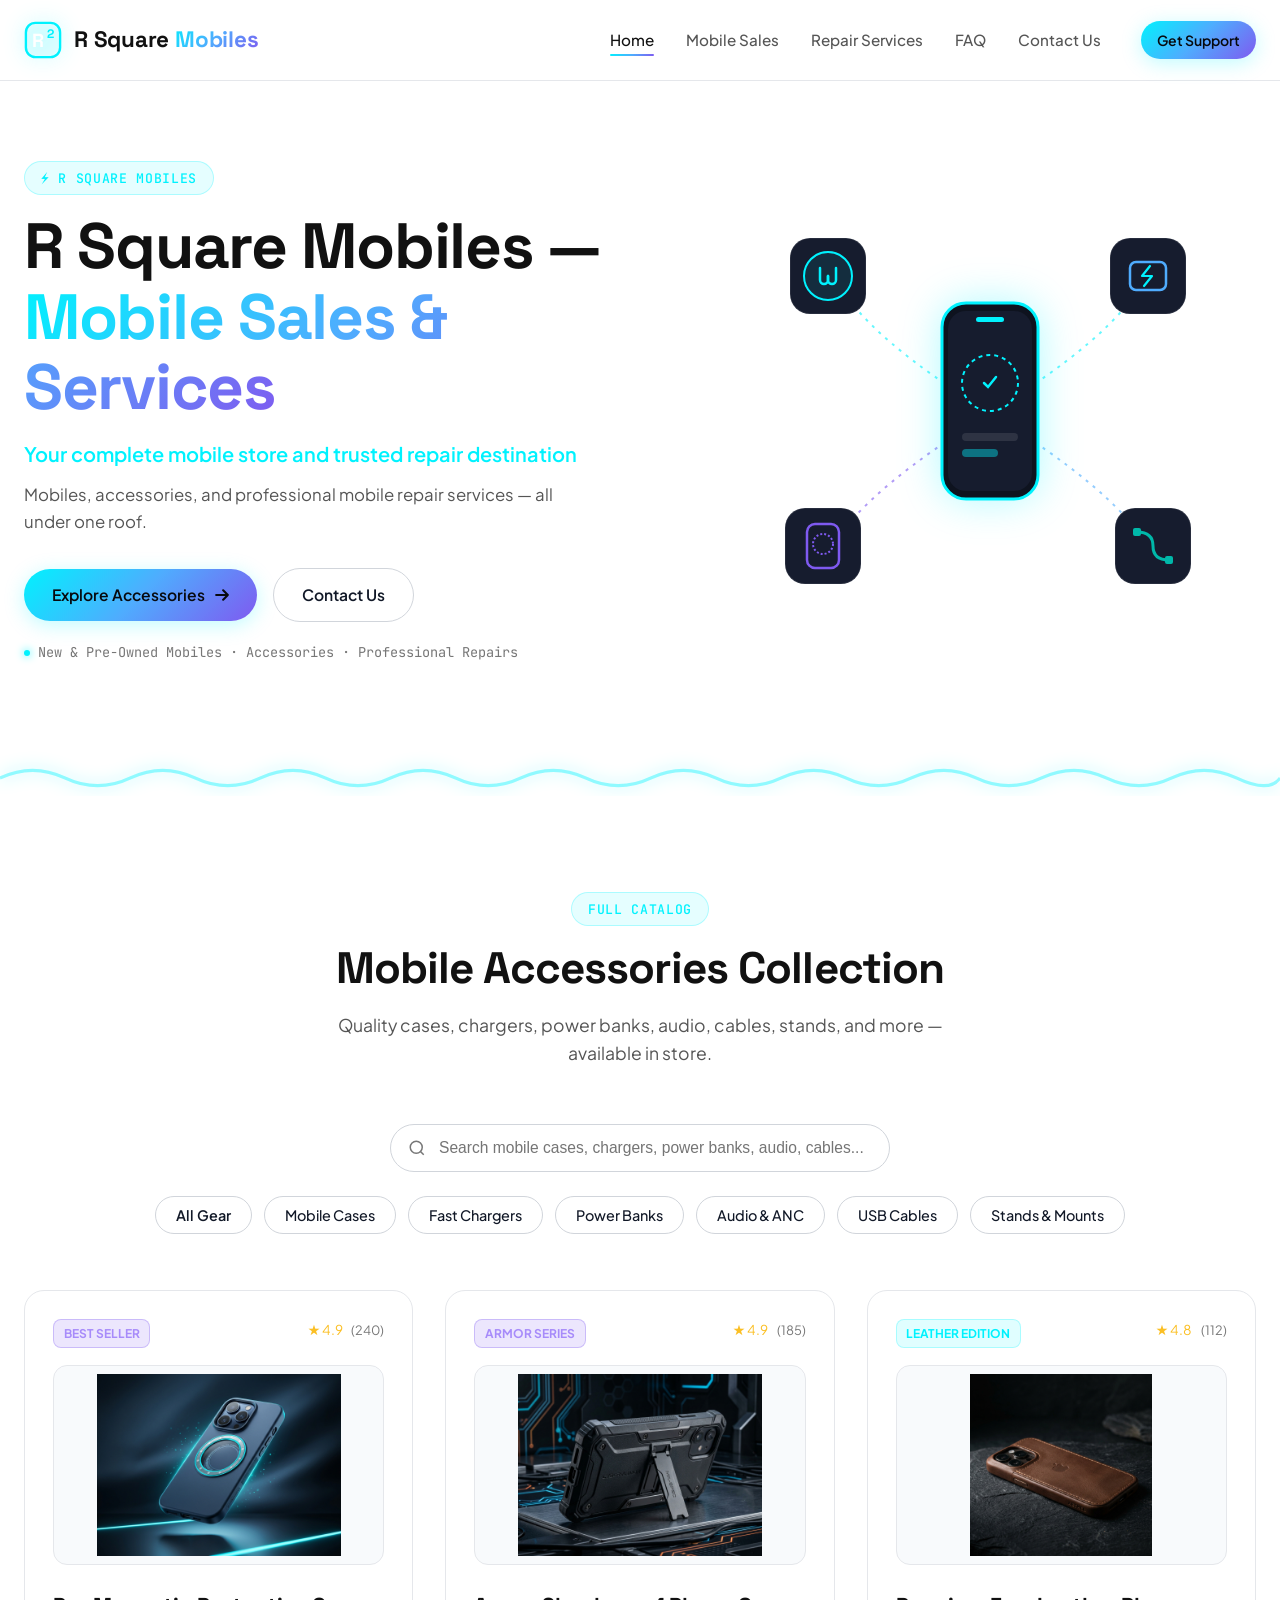
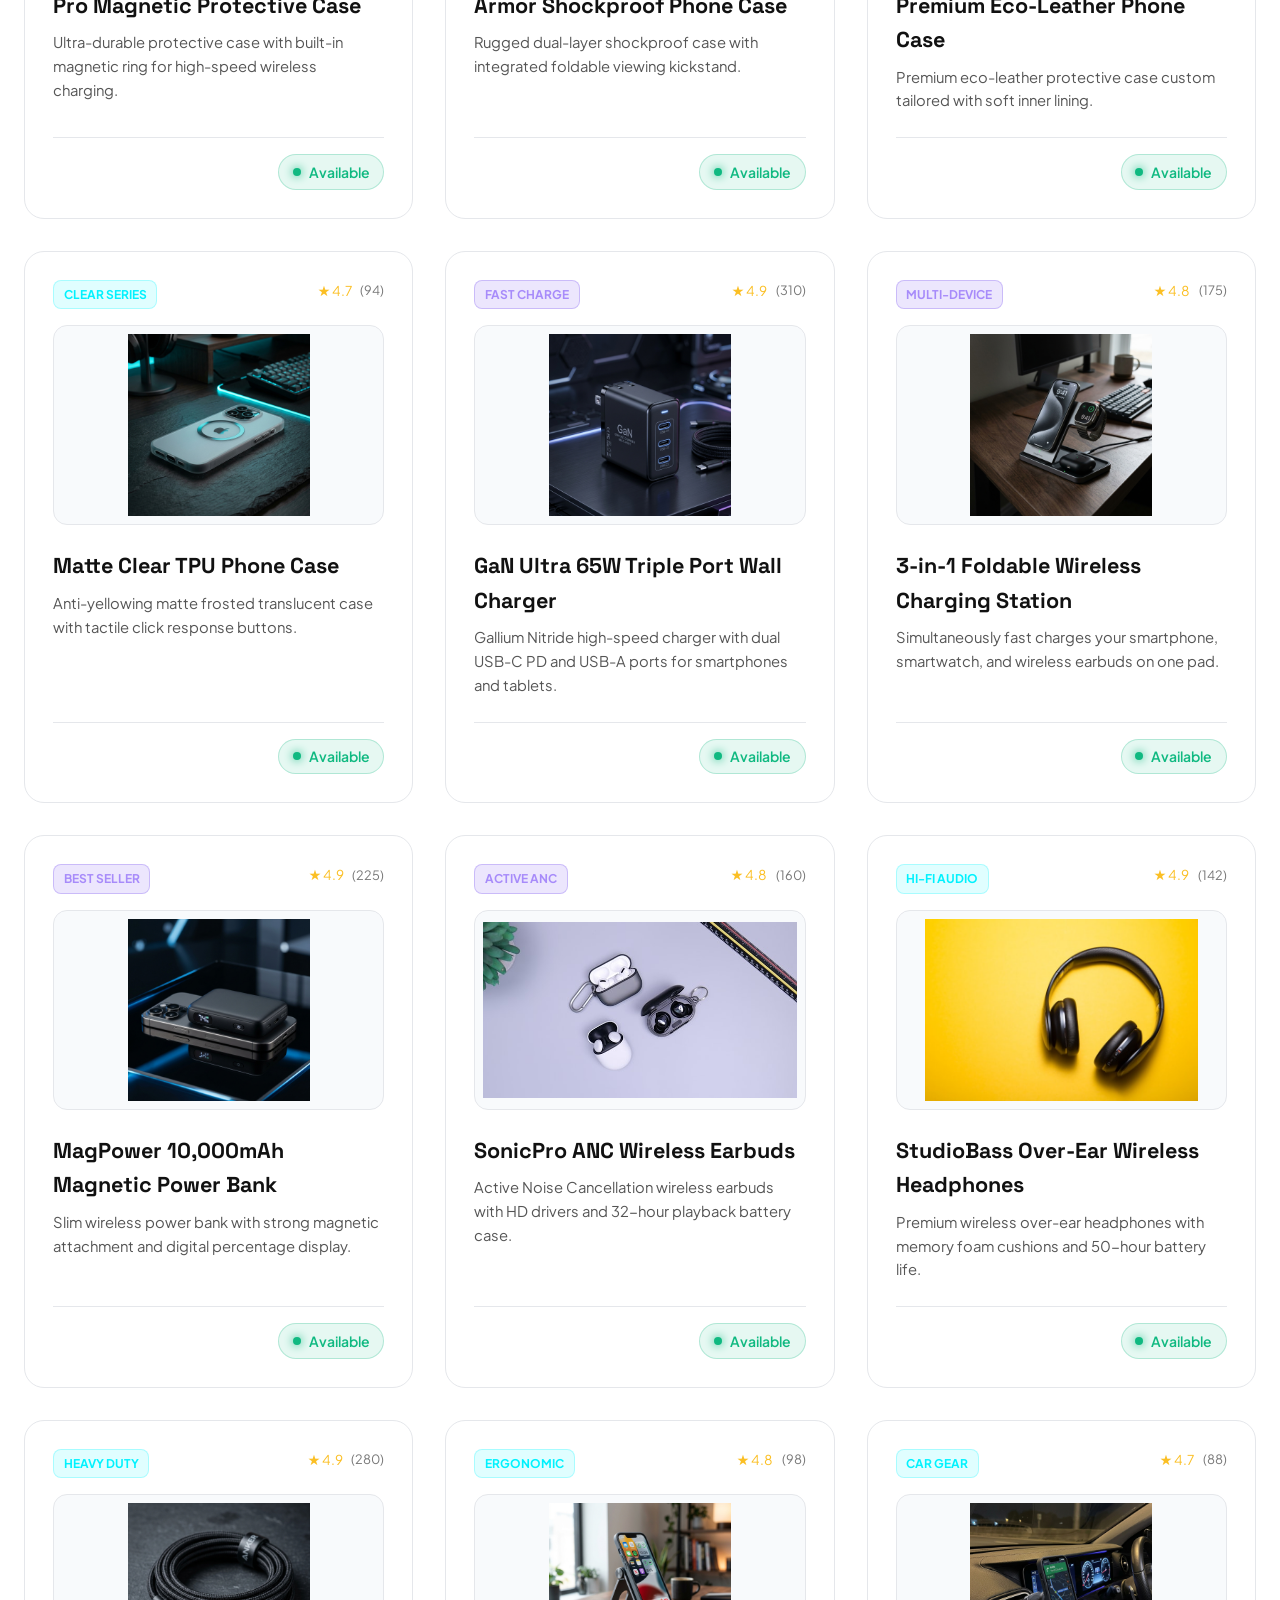
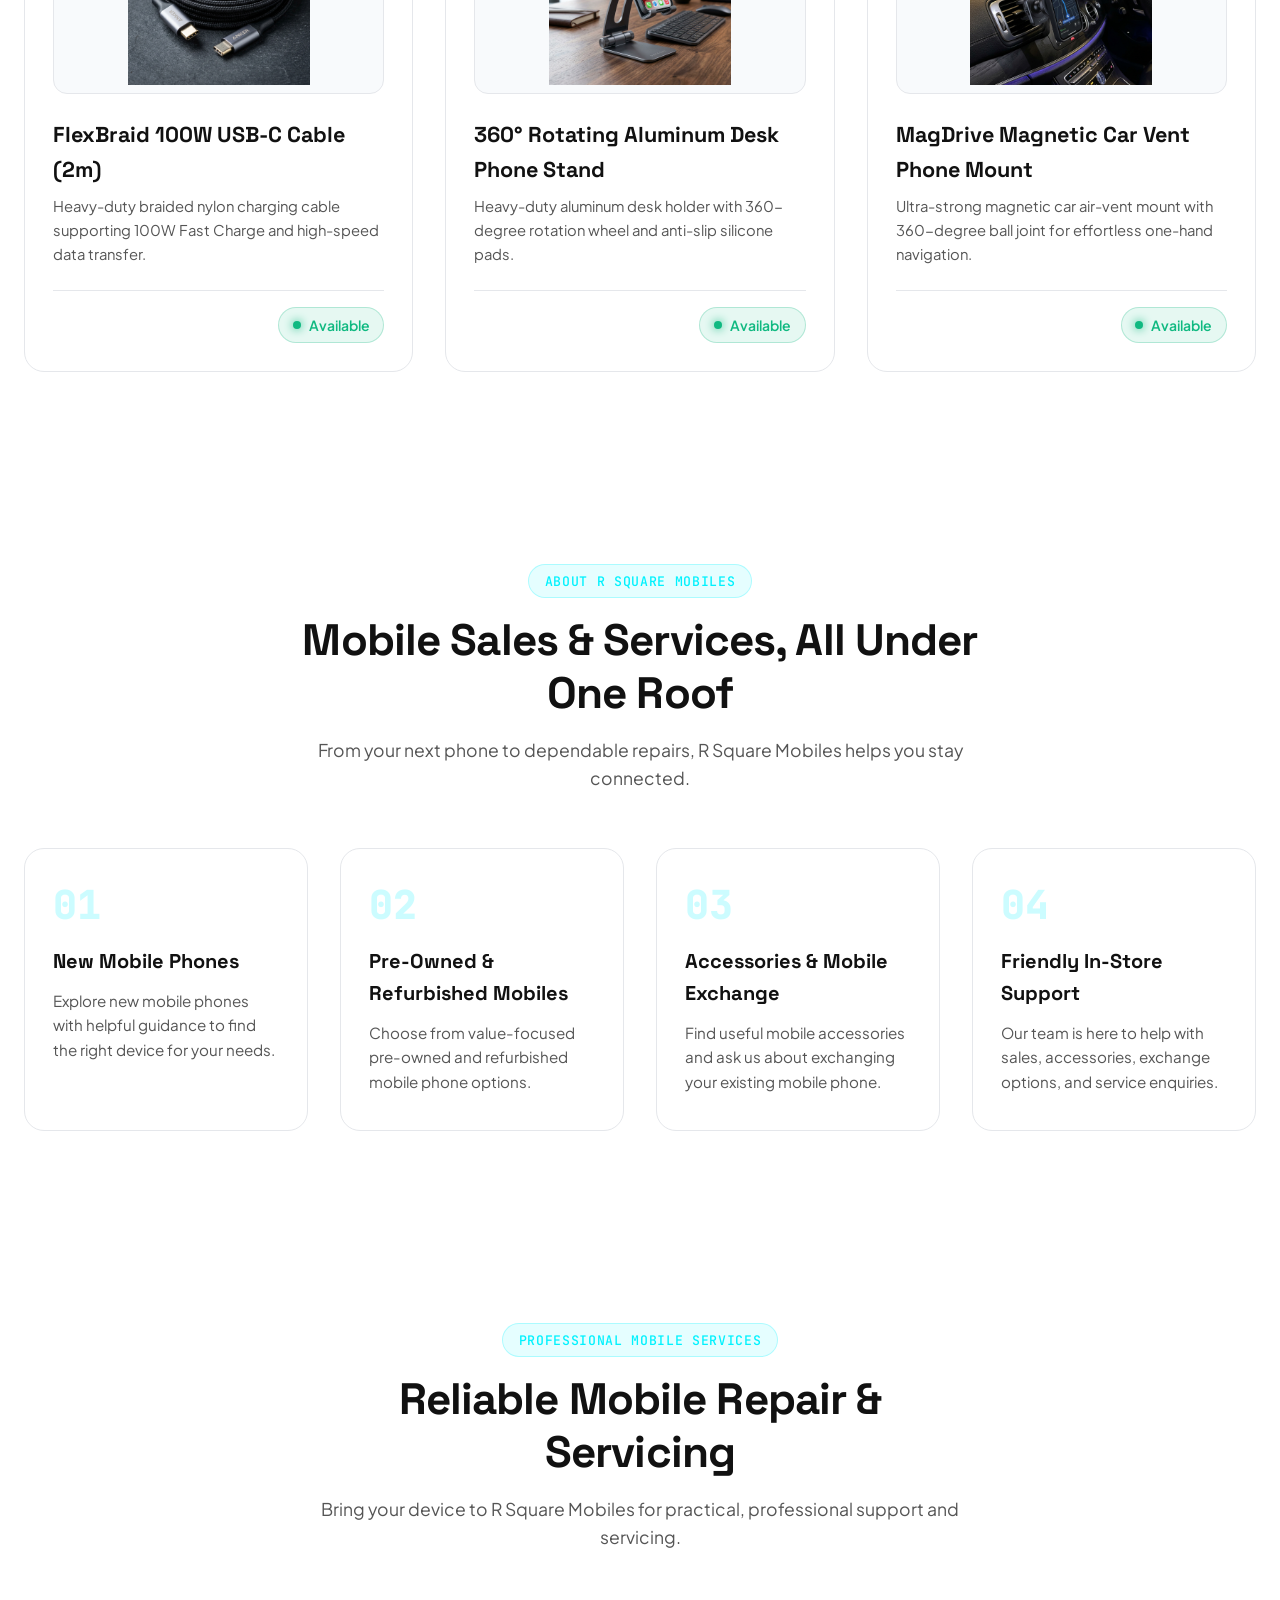
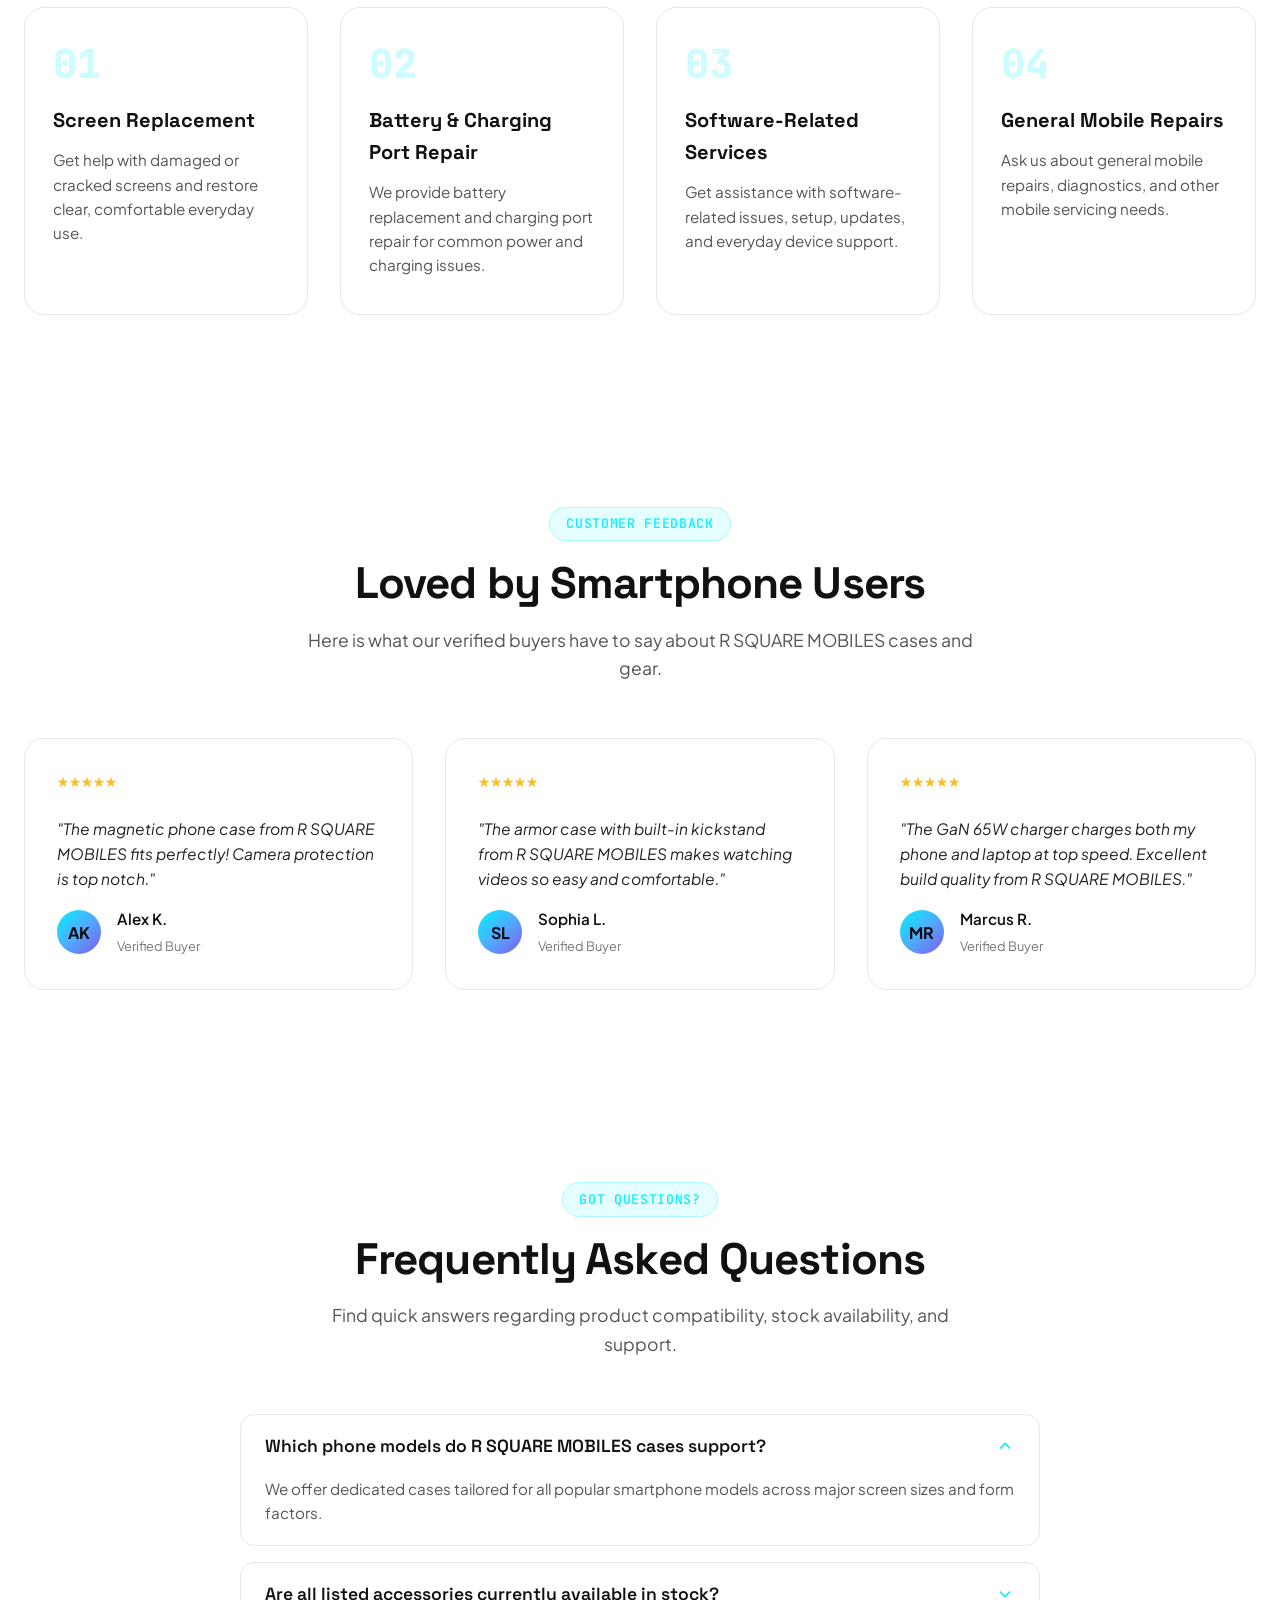
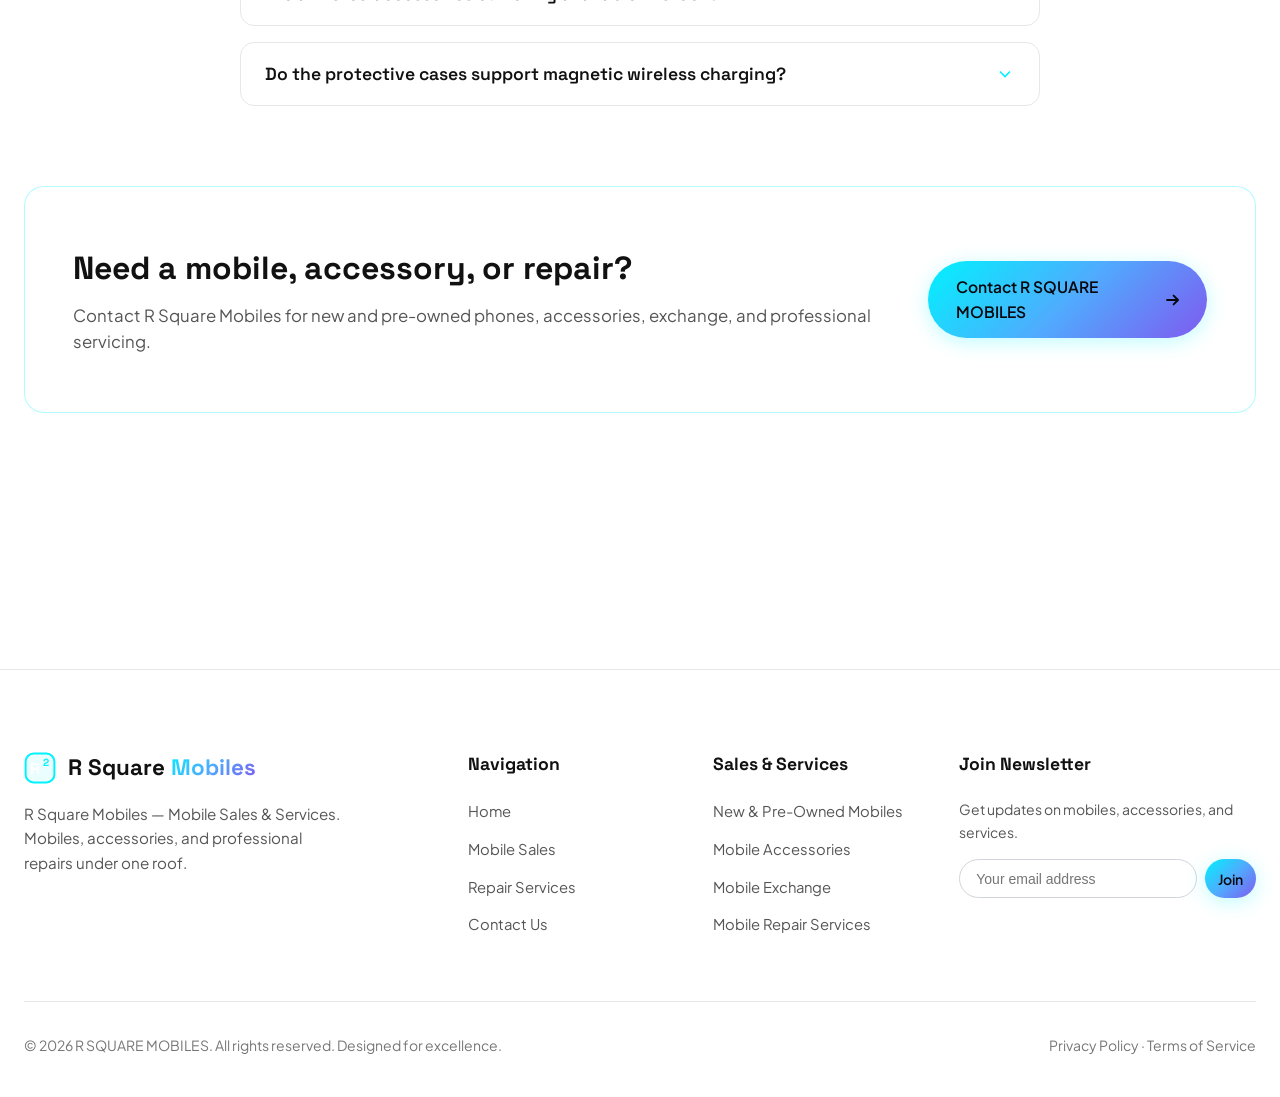
<file: index.html>
<!DOCTYPE html>
<html lang="en">

<head>
  <meta charset="UTF-8">
  <meta name="viewport" content="width=device-width, initial-scale=1.0">
  <title>R SQUARE MOBILES — Mobile Sales &amp; Services</title>
  <meta name="description"
    content="R SQUARE MOBILES provides new and pre-owned mobiles, accessories, exchange options, and professional mobile repair services.">
  <link rel="preconnect" href="https://fonts.googleapis.com">
  <link rel="preconnect" href="https://fonts.gstatic.com" crossorigin>
  <link rel="stylesheet" href="css/style.css">
</head>

<body>

  <!-- ============================= SITE HEADER ============================= -->
  <header class="site-header">
    <div class="container header-inner">
      <a href="index.html" class="brand" aria-label="R SQUARE MOBILES Home">
        <svg class="brand-mark" viewBox="0 0 40 40" fill="none" xmlns="http://www.w3.org/2000/svg" aria-hidden="true">
          <rect x="2" y="2" width="36" height="36" rx="10" fill="rgba(0, 242, 254, 0.08)" stroke="#00f2fe"
            stroke-width="2.5" />
          <text x="8" y="27" font-family="'Space Grotesk', sans-serif" font-weight="800" font-size="20"
            fill="#ffffff">R</text>
          <text x="24" y="18" font-family="'Space Grotesk', sans-serif" font-weight="800" font-size="13"
            fill="#00f2fe">2</text>
        </svg>
        <span>R Square<span class="accent"> Mobiles</span></span>
      </a>

      <button class="nav-toggle" id="navToggle" aria-label="Toggle navigation menu" aria-expanded="false"
        aria-controls="mainNav">
        <svg viewBox="0 0 24 24" width="24" height="24" fill="none" stroke="currentColor" stroke-width="2"
          stroke-linecap="round">
          <line x1="3" y1="6" x2="21" y2="6" />
          <line x1="3" y1="12" x2="21" y2="12" />
          <line x1="3" y1="18" x2="21" y2="18" />
        </svg>
      </button>

      <nav class="main-nav" id="mainNav">
        <ul class="nav-links">
          <li><a href="index.html" class="active">Home</a></li>
          <li><a href="#sales">Mobile Sales</a></li>
          <li><a href="#services">Repair Services</a></li>
          <li><a href="#faq">FAQ</a></li>
          <li><a href="contact.html">Contact Us</a></li>
        </ul>
        <div class="header-actions">
          <a href="contact.html" class="btn btn-primary btn-sm nav-cta">Get Support</a>
        </div>
      </nav>
    </div>
  </header>

  <main>
    <!-- ============================= HERO SECTION ============================= -->
    <section class="hero">
      <div class="container hero-inner">
        <div class="hero-copy">
          <span class="eyebrow">⚡ R SQUARE MOBILES</span>
          <h1 class="hero-heading">R Square Mobiles — <span class="accent">Mobile Sales &amp; Services</span></h1>
          <p class="hero-sub">Your complete mobile store and trusted repair destination</p>
          <p class="hero-desc">Mobiles, accessories, and professional mobile repair services — all under one roof.</p>

          <div class="hero-actions">
            <div class="hero-buttons">
              <a href="#accessories" class="btn btn-primary">
                Explore Accessories
                <svg class="btn-icon" viewBox="0 0 12 12" fill="none" aria-hidden="true">
                  <path d="M1 6h10M7 2l4 4-4 4" stroke="currentColor" stroke-width="1.8" stroke-linecap="round"
                    stroke-linejoin="round" />
                </svg>
              </a>
              <a href="contact.html" class="btn btn-secondary">Contact Us</a>
            </div>
            <div class="hero-note">
              <span></span> New &amp; Pre-Owned Mobiles · Accessories · Professional Repairs
            </div>
          </div>
        </div>

        <div class="hero-art-wrapper">
          <div class="hero-art-backdrop"></div>
          <div class="hero-svg-container">
            <svg viewBox="0 0 480 440" fill="none" xmlns="http://www.w3.org/2000/svg" aria-hidden="true">
              <path d="M240 220 C160 170, 110 130, 80 80" stroke="#00f2fe" stroke-width="2" stroke-dasharray="3 6"
                opacity="0.6" />
              <path d="M240 220 C320 170, 370 130, 400 80" stroke="#00f2fe" stroke-width="2" stroke-dasharray="3 6"
                opacity="0.6" />
              <path d="M240 220 C160 270, 110 310, 75 360" stroke="#7f5af0" stroke-width="2" stroke-dasharray="3 6"
                opacity="0.6" />
              <path d="M240 220 C320 270, 370 310, 405 360" stroke="#4facfe" stroke-width="2" stroke-dasharray="3 6"
                opacity="0.6" />

              <!-- Central Smartphone Showcase -->
              <g transform="translate(192, 110)">
                <rect x="0" y="0" width="96" height="196" rx="24" fill="#0e131f" stroke="#00f2fe" stroke-width="3"
                  filter="drop-shadow(0 0 20px rgba(0,242,254,0.3))" />
                <rect x="6" y="8" width="84" height="180" rx="18" fill="#161c2e" />
                <rect x="34" y="14" width="28" height="5" rx="2.5" fill="#00f2fe" />
                <circle cx="48" cy="80" r="28" fill="none" stroke="#00f2fe" stroke-width="2" stroke-dasharray="4 4" />
                <path d="M42 80 L46 84 L54 74" stroke="#00f2fe" stroke-width="2.5" stroke-linecap="round" />
                <rect x="20" y="130" width="56" height="8" rx="4" fill="rgba(255,255,255,0.1)" />
                <rect x="20" y="146" width="36" height="8" rx="4" fill="rgba(0,242,254,0.4)" />
              </g>

              <!-- Floating Earbuds (Top Left) -->
              <g class="float-item-1" transform="translate(40, 45)">
                <rect x="0" y="0" width="76" height="76" rx="20" fill="#161c2e" stroke="rgba(255,255,255,0.1)"
                  stroke-width="1.5" />
                <circle cx="38" cy="38" r="24" fill="rgba(0,242,254,0.08)" stroke="#00f2fe" stroke-width="2" />
                <path d="M30 30 v12 a4 4 0 0 0 8 0 v-4" stroke="#00f2fe" stroke-width="2.5" stroke-linecap="round"
                  fill="none" />
                <path d="M46 30 v12 a4 4 0 0 1 -8 0 v-4" stroke="#00f2fe" stroke-width="2.5" stroke-linecap="round"
                  fill="none" />
              </g>

              <!-- Floating Charger (Top Right) -->
              <g class="float-item-2" transform="translate(360, 45)">
                <rect x="0" y="0" width="76" height="76" rx="20" fill="#161c2e" stroke="rgba(255,255,255,0.1)"
                  stroke-width="1.5" />
                <rect x="20" y="24" width="36" height="28" rx="6" stroke="#4facfe" stroke-width="2.5" fill="none" />
                <path d="M40 28 L32 38 H42 L34 48" stroke="#00f2fe" stroke-width="2.2" stroke-linecap="round"
                  stroke-linejoin="round" />
              </g>

              <!-- Floating Case (Bottom Left) -->
              <g class="float-item-3" transform="translate(35, 315)">
                <rect x="0" y="0" width="76" height="76" rx="20" fill="#161c2e" stroke="rgba(255,255,255,0.1)"
                  stroke-width="1.5" />
                <rect x="22" y="16" width="32" height="44" rx="8" stroke="#7f5af0" stroke-width="2.5" fill="none" />
                <circle cx="38" cy="36" r="10" stroke="#7f5af0" stroke-width="2" stroke-dasharray="2 2" />
              </g>

              <!-- Floating USB Cable (Bottom Right) -->
              <g class="float-item-1" transform="translate(365, 315)">
                <rect x="0" y="0" width="76" height="76" rx="20" fill="#161c2e" stroke="rgba(255,255,255,0.1)"
                  stroke-width="1.5" />
                <path d="M22 24 q16 0 16 14 t16 14" stroke="#00b8a9" stroke-width="3" fill="none"
                  stroke-linecap="round" />
                <rect x="18" y="20" width="8" height="8" rx="2" fill="#00b8a9" />
                <rect x="50" y="48" width="8" height="8" rx="2" fill="#00b8a9" />
              </g>
            </svg>
          </div>
        </div>
      </div>
    </section>

    <!-- Cable Divider Visual -->
    <svg class="cable-divider" viewBox="0 0 1180 28" preserveAspectRatio="none" aria-hidden="true">
      <path
        d="M0 14 Q 30 2, 60 14 T 120 14 T 180 14 T 240 14 T 300 14 T 360 14 T 420 14 T 480 14 T 540 14 T 600 14 T 660 14 T 720 14 T 780 14 T 840 14 T 900 14 T 960 14 T 1020 14 T 1080 14 T 1140 14 T 1180 14" />
    </svg>

    <!-- ============================= ACCESSORIES CATALOG ============================= -->
    <section class="accessories" id="accessories">
      <div class="container">
        <div class="section-head">
          <span class="eyebrow">Full Catalog</span>
          <h2 class="section-heading">Mobile Accessories Collection</h2>
          <p class="section-sub">Quality cases, chargers, power banks, audio, cables, stands, and more — available in store.</p>
        </div>

        <!-- Filter & Search Controls -->
        <div class="filter-bar">
          <div class="search-box">
            <svg class="search-icon" viewBox="0 0 24 24" fill="none" stroke="currentColor" stroke-width="2">
              <circle cx="11" cy="11" r="8" />
              <line x1="21" y1="21" x2="16.65" y2="16.65" />
            </svg>
            <input type="text" id="searchInput" class="search-input"
              placeholder="Search mobile cases, chargers, power banks, audio, cables..."
              aria-label="Search mobile cases and accessories">
          </div>

          <div class="category-tabs">
            <button class="tab-btn active" data-category="all">All Gear</button>
            <button class="tab-btn" data-category="cases">Mobile Cases</button>
            <button class="tab-btn" data-category="chargers">Fast Chargers</button>
            <button class="tab-btn" data-category="powerbanks">Power Banks</button>
            <button class="tab-btn" data-category="audio">Audio &amp; ANC</button>
            <button class="tab-btn" data-category="cables">USB Cables</button>
            <button class="tab-btn" data-category="accessories">Stands &amp; Mounts</button>
          </div>
        </div>

        <!-- Dynamic Product Cards Grid -->
        <div class="card-grid" id="productGrid">
          <!-- Populated dynamically via js/script.js -->
        </div>
      </div>
    </section>

    <!-- ============================= WHY CHOOSE US ============================= -->
    <section class="why" id="sales">
      <div class="container">
        <div class="section-head">
          <span class="eyebrow">About R SQUARE MOBILES</span>
          <h2 class="section-heading">Mobile Sales &amp; Services, All Under One Roof</h2>
          <p class="section-sub">From your next phone to dependable repairs, R Square Mobiles helps you stay connected.</p>
        </div>

        <div class="feature-grid">
          <div class="feature-item">
            <span class="feature-num">01</span>
            <h3>New Mobile Phones</h3>
            <p>Explore new mobile phones with helpful guidance to find the right device for your needs.</p>
          </div>
          <div class="feature-item">
            <span class="feature-num">02</span>
            <h3>Pre-Owned &amp; Refurbished Mobiles</h3>
            <p>Choose from value-focused pre-owned and refurbished mobile phone options.</p>
          </div>
          <div class="feature-item">
            <span class="feature-num">03</span>
            <h3>Accessories &amp; Mobile Exchange</h3>
            <p>Find useful mobile accessories and ask us about exchanging your existing mobile phone.</p>
          </div>
          <div class="feature-item">
            <span class="feature-num">04</span>
            <h3>Friendly In-Store Support</h3>
            <p>Our team is here to help with sales, accessories, exchange options, and service enquiries.</p>
          </div>
        </div>
      </div>
    </section>

    <section class="why" id="services">
      <div class="container">
        <div class="section-head">
          <span class="eyebrow">Professional Mobile Services</span>
          <h2 class="section-heading">Reliable Mobile Repair &amp; Servicing</h2>
          <p class="section-sub">Bring your device to R Square Mobiles for practical, professional support and servicing.</p>
        </div>

        <div class="feature-grid">
          <div class="feature-item">
            <span class="feature-num">01</span>
            <h3>Screen Replacement</h3>
            <p>Get help with damaged or cracked screens and restore clear, comfortable everyday use.</p>
          </div>
          <div class="feature-item">
            <span class="feature-num">02</span>
            <h3>Battery &amp; Charging Port Repair</h3>
            <p>We provide battery replacement and charging port repair for common power and charging issues.</p>
          </div>
          <div class="feature-item">
            <span class="feature-num">03</span>
            <h3>Software-Related Services</h3>
            <p>Get assistance with software-related issues, setup, updates, and everyday device support.</p>
          </div>
          <div class="feature-item">
            <span class="feature-num">04</span>
            <h3>General Mobile Repairs</h3>
            <p>Ask us about general mobile repairs, diagnostics, and other mobile servicing needs.</p>
          </div>
        </div>
      </div>
    </section>

    <!-- ============================= REVIEWS / TESTIMONIALS ============================= -->
    <section class="testimonials">
      <div class="container">
        <div class="section-head">
          <span class="eyebrow">Customer Feedback</span>
          <h2 class="section-heading">Loved by Smartphone Users</h2>
          <p class="section-sub">Here is what our verified buyers have to say about R SQUARE MOBILES cases and gear.</p>
        </div>

        <div class="testimonial-grid">
          <div class="testimonial-card">
            <div class="rating-stars">★★★★★</div>
            <p class="testimonial-quote">"The magnetic phone case from R SQUARE MOBILES fits perfectly! Camera
              protection is top notch."</p>
            <div class="testimonial-user">
              <div class="user-avatar">AK</div>
              <div class="user-info">
                <h4>Alex K.</h4>
                <span>Verified Buyer</span>
              </div>
            </div>
          </div>

          <div class="testimonial-card">
            <div class="rating-stars">★★★★★</div>
            <p class="testimonial-quote">"The armor case with built-in kickstand from R SQUARE MOBILES makes watching
              videos so easy and comfortable."</p>
            <div class="testimonial-user">
              <div class="user-avatar">SL</div>
              <div class="user-info">
                <h4>Sophia L.</h4>
                <span>Verified Buyer</span>
              </div>
            </div>
          </div>

          <div class="testimonial-card">
            <div class="rating-stars">★★★★★</div>
            <p class="testimonial-quote">"The GaN 65W charger charges both my phone and laptop at top speed. Excellent
              build quality from R SQUARE MOBILES."</p>
            <div class="testimonial-user">
              <div class="user-avatar">MR</div>
              <div class="user-info">
                <h4>Marcus R.</h4>
                <span>Verified Buyer</span>
              </div>
            </div>
          </div>
        </div>
      </div>
    </section>

    <!-- ============================= FAQ ACCORDION ============================= -->
    <section class="faq-section" id="faq">
      <div class="container">
        <div class="section-head">
          <span class="eyebrow">Got Questions?</span>
          <h2 class="section-heading">Frequently Asked Questions</h2>
          <p class="section-sub">Find quick answers regarding product compatibility, stock availability, and support.
          </p>
        </div>

        <div class="faq-accordion">
          <div class="faq-item open">
            <button class="faq-question">
              Which phone models do R SQUARE MOBILES cases support?
              <svg class="faq-icon" viewBox="0 0 24 24" fill="none" stroke="currentColor" stroke-width="2">
                <polyline points="6 9 12 15 18 9" />
              </svg>
            </button>
            <div class="faq-answer">
              We offer dedicated cases tailored for all popular smartphone models across major screen sizes and form
              factors.
            </div>
          </div>

          <div class="faq-item">
            <button class="faq-question">
              Are all listed accessories currently available in stock?
              <svg class="faq-icon" viewBox="0 0 24 24" fill="none" stroke="currentColor" stroke-width="2">
                <polyline points="6 9 12 15 18 9" />
              </svg>
            </button>
            <div class="faq-answer">
              Yes! All cases and accessories displayed in the catalog are available in stock at R SQUARE MOBILES and
              ready for fast dispatch.
            </div>
          </div>

          <div class="faq-item">
            <button class="faq-question">
              Do the protective cases support magnetic wireless charging?
              <svg class="faq-icon" viewBox="0 0 24 24" fill="none" stroke="currentColor" stroke-width="2">
                <polyline points="6 9 12 15 18 9" />
              </svg>
            </button>
            <div class="faq-answer">
              Yes, our magnetic cases feature built-in magnetic rings for strong alignment with magnetic wireless
              chargers, power banks, and car mounts.
            </div>
          </div>
        </div>
      </div>
      </div>

      <!-- ============================= CONTACT CTA ============================= -->
      <section class="cta">
        <div class="container">
          <div class="cta-panel">
            <div class="cta-copy">
              <h2>Need a mobile, accessory, or repair?</h2>
              <p>Contact R Square Mobiles for new and pre-owned phones, accessories, exchange, and professional servicing.</p>
            </div>
            <a href="contact.html" class="btn btn-primary">
              Contact R SQUARE MOBILES
              <svg class="btn-icon" viewBox="0 0 12 12" fill="none" aria-hidden="true">
                <path d="M1 6h10M7 2l4 4-4 4" stroke="currentColor" stroke-width="1.8" stroke-linecap="round"
                  stroke-linejoin="round" />
              </svg>
            </a>
          </div>
        </div>
      </section>
  </main>

  <!-- ============================= FOOTER ============================= -->
  <footer class="site-footer">
    <div class="container">
      <div class="footer-top">
        <div>
          <div class="footer-brand">
            <svg viewBox="0 0 40 40" width="32" height="32" fill="none" xmlns="http://www.w3.org/2000/svg"
              aria-hidden="true">
              <rect x="2" y="2" width="36" height="36" rx="10" fill="rgba(0, 242, 254, 0.08)" stroke="#00f2fe"
                stroke-width="2.5" />
              <text x="8" y="27" font-family="'Space Grotesk', sans-serif" font-weight="800" font-size="20"
                fill="#ffffff">R</text>
              <text x="24" y="18" font-family="'Space Grotesk', sans-serif" font-weight="800" font-size="13"
                fill="#00f2fe">2</text>
            </svg>
            <span>R Square<span class="accent"> Mobiles</span></span>
          </div>
          <p class="footer-tagline">R Square Mobiles — Mobile Sales &amp; Services. Mobiles, accessories, and professional repairs under one roof.
          </p>
        </div>

        <div class="footer-col">
          <h4>Navigation</h4>
          <ul>
            <li><a href="index.html">Home</a></li>
            <li><a href="#sales">Mobile Sales</a></li>
            <li><a href="#services">Repair Services</a></li>
            <li><a href="contact.html">Contact Us</a></li>
          </ul>
        </div>

        <div class="footer-col">
          <h4>Sales &amp; Services</h4>
          <ul>
            <li><a href="#sales">New &amp; Pre-Owned Mobiles</a></li>
            <li><a href="#accessories">Mobile Accessories</a></li>
            <li><a href="#sales">Mobile Exchange</a></li>
            <li><a href="#services">Mobile Repair Services</a></li>
          </ul>
        </div>

        <div class="footer-col">
          <h4>Join Newsletter</h4>
          <p style="font-size:0.875rem; color:var(--text-muted);">Get updates on mobiles, accessories, and services.</p>
          <form class="newsletter-form"
            onsubmit="event.preventDefault(); showToast('Subscribed to R SQUARE MOBILES newsletter!'); this.reset();">
            <input type="email" placeholder="Your email address" class="newsletter-input" required>
            <button type="submit" class="btn btn-primary btn-sm">Join</button>
          </form>
        </div>
      </div>

      <div class="footer-bottom">
        <span>© 2026 R SQUARE MOBILES. All rights reserved. Designed for excellence.</span>
        <span>Privacy Policy · Terms of Service</span>
      </div>
    </div>
  </footer>

  <script src="js/script.js"></script>
</body>

</html>
</file>
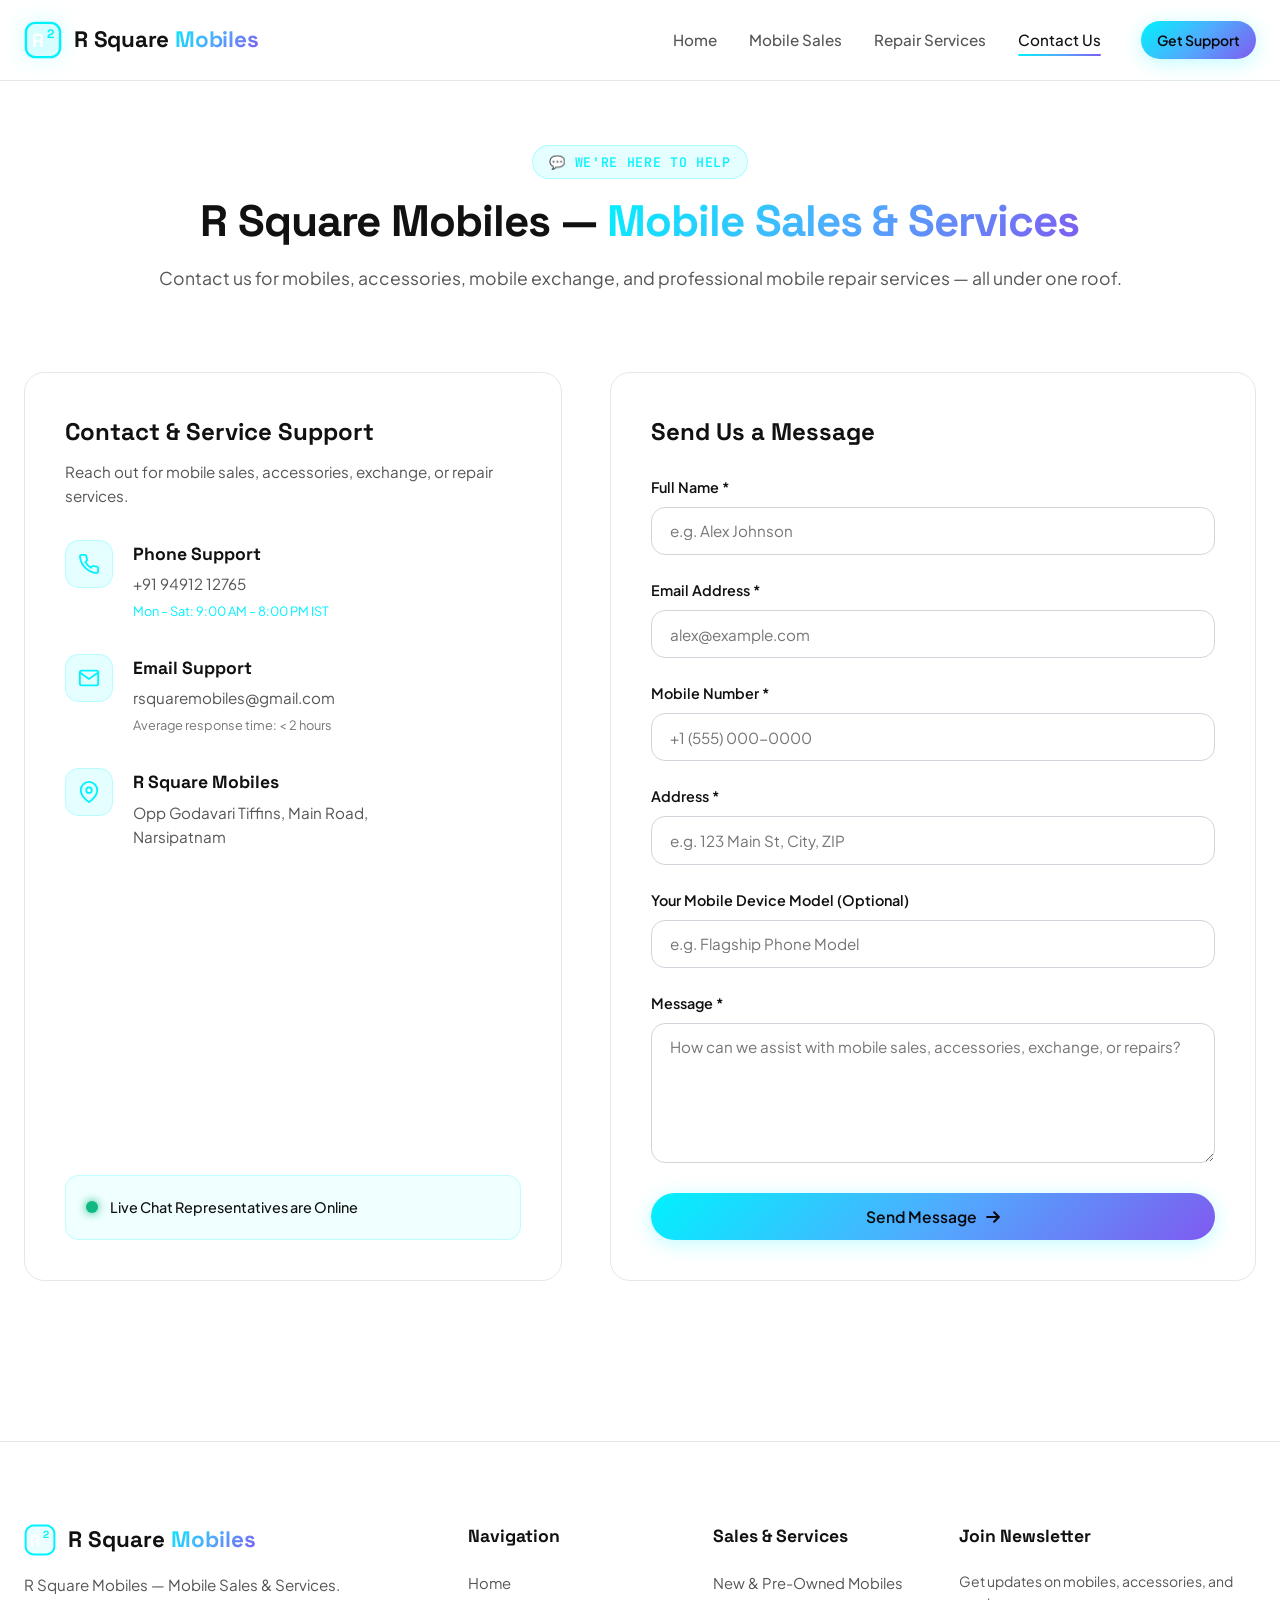
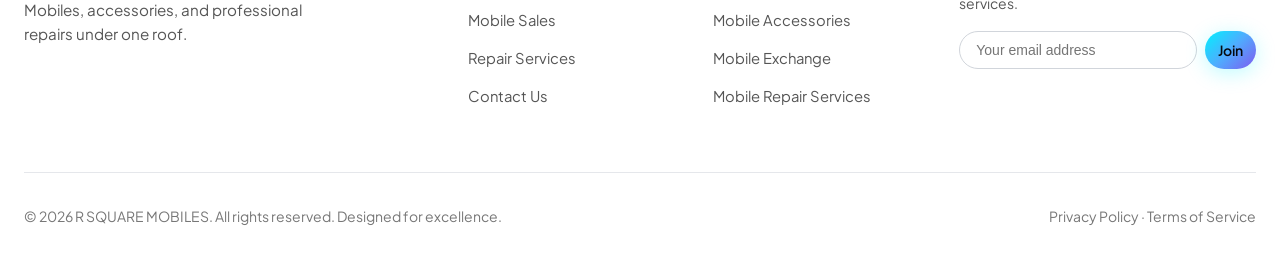
<file: contact.html>
<!DOCTYPE html>
<html lang="en">

<head>
  <meta charset="UTF-8">
  <meta name="viewport" content="width=device-width, initial-scale=1.0">
  <title>Contact Us — R SQUARE MOBILES Mobile Sales &amp; Services</title>
  <meta name="description"
    content="Contact R SQUARE MOBILES for mobile sales, accessories, exchange options, and professional repair services.">
  <link rel="preconnect" href="https://fonts.googleapis.com">
  <link rel="preconnect" href="https://fonts.gstatic.com" crossorigin>
  <link rel="stylesheet" href="css/style.css">
</head>

<body>

  <!-- ============================= SITE HEADER ============================= -->
  <header class="site-header">
    <div class="container header-inner">
      <a href="index.html" class="brand" aria-label="R SQUARE MOBILES Home">
        <svg class="brand-mark" viewBox="0 0 40 40" fill="none" xmlns="http://www.w3.org/2000/svg" aria-hidden="true">
          <rect x="2" y="2" width="36" height="36" rx="10" fill="rgba(0, 242, 254, 0.08)" stroke="#00f2fe"
            stroke-width="2.5" />
          <text x="8" y="27" font-family="'Space Grotesk', sans-serif" font-weight="800" font-size="20"
            fill="#ffffff">R</text>
          <text x="24" y="18" font-family="'Space Grotesk', sans-serif" font-weight="800" font-size="13"
            fill="#00f2fe">2</text>
        </svg>
        <span>R Square<span class="accent"> Mobiles</span></span>
      </a>

      <button class="nav-toggle" id="navToggle" aria-label="Toggle navigation menu" aria-expanded="false"
        aria-controls="mainNav">
        <svg viewBox="0 0 24 24" width="24" height="24" fill="none" stroke="currentColor" stroke-width="2"
          stroke-linecap="round">
          <line x1="3" y1="6" x2="21" y2="6" />
          <line x1="3" y1="12" x2="21" y2="12" />
          <line x1="3" y1="18" x2="21" y2="18" />
        </svg>
      </button>

      <nav class="main-nav" id="mainNav">
        <ul class="nav-links">
          <li><a href="index.html">Home</a></li>
          <li><a href="index.html#sales">Mobile Sales</a></li>
          <li><a href="index.html#services">Repair Services</a></li>
          <li><a href="contact.html" class="active">Contact Us</a></li>
        </ul>
        <div class="header-actions">
          <a href="contact.html" class="btn btn-primary btn-sm nav-cta">Get Support</a>
        </div>
      </nav>
    </div>
  </header>

  <main>
    <!-- ============================= HERO SECTION ============================= -->
    <section class="contact-hero">
      <div class="container">
        <span class="eyebrow">💬 We're Here to Help</span>
          <h1 class="section-heading">R Square Mobiles — <span class="accent">Mobile Sales &amp; Services</span></h1>
          <p class="section-sub">Contact us for mobiles, accessories, mobile exchange, and professional mobile repair services — all under one roof.</p>
      </div>
    </section>

    <!-- ============================= CONTACT CONTENT ============================= -->
    <section class="container">
      <div class="contact-layout">
        <!-- Contact Info Cards -->
        <div class="contact-info-card">
          <div>
            <h3
              style="font-family:var(--font-heading); font-size:1.5rem; color:var(--text-bright); margin-bottom:0.5rem;">
              Contact &amp; Service Support</h3>
            <p style="color:var(--text-muted); font-size:0.95rem;">Reach out for mobile sales, accessories, exchange, or repair services.</p>
          </div>

          <div class="info-item">
            <div class="info-icon">
              <svg viewBox="0 0 24 24" fill="none" stroke="currentColor" stroke-width="2">
                <path
                  d="M22 16.92v3a2 2 0 0 1-2.18 2 19.79 19.79 0 0 1-8.63-3.07 19.5 19.5 0 0 1-6-6 19.79 19.79 0 0 1-3.07-8.67A2 2 0 0 1 4.11 2h3a2 2 0 0 1 2 1.72 12.84 12.84 0 0 0 .7 2.81 2 2 0 0 1-.45 2.11L8.09 9.91a16 16 0 0 0 6 6l1.27-1.27a2 2 0 0 1 2.11-.45 12.84 12.84 0 0 0 2.81.7A2 2 0 0 1 22 16.92z" />
              </svg>
            </div>
            <div class="info-text">
              <h4>Phone Support</h4>
              <p> +91 94912 12765</p>
              <span style="font-size:0.8rem; color:var(--accent-cyan);">Mon – Sat: 9:00 AM – 8:00 PM IST</span>
            </div>
          </div>

          <div class="info-item">
            <div class="info-icon">
              <svg viewBox="0 0 24 24" fill="none" stroke="currentColor" stroke-width="2">
                <path d="M4 4h16c1.1 0 2 .9 2 2v12c0 1.1-.9 2-2 2H4c-1.1 0-2-.9-2-2V6c0-1.1.9-2 2-2z" />
                <polyline points="22,6 12,13 2,6" />
              </svg>
            </div>
            <div class="info-text">
              <h4>Email Support</h4>
              <p>rsquaremobiles@gmail.com</p>
              <span style="font-size:0.8rem; color:var(--text-dim);">Average response time: &lt; 2 hours</span>
            </div>
          </div>

          <div class="info-item">
            <div class="info-icon">
              <svg viewBox="0 0 24 24" fill="none" stroke="currentColor" stroke-width="2">
                <path d="M21 10c0 7-9 13-9 13s-9-6-9-13a9 9 0 0 1 18 0z" />
                <circle cx="12" cy="10" r="3" />
              </svg>
            </div>
            <div class="info-text">
              <h4>R Square Mobiles</h4>
              <p>Opp Godavari Tiffins, Main Road, </p>
              <p>Narsipatnam</p>
            </div>
          </div>

          <div
            style="margin-top:auto; padding:1.25rem; background:rgba(0,242,254,0.06); border:1px solid rgba(0,242,254,0.2); border-radius:var(--radius-md); display:flex; align-items:center; gap:0.75rem;">
            <span
              style="width:12px; height:12px; border-radius:50%; background:#10b981; box-shadow:0 0 10px #10b981;"></span>
            <span style="font-size:0.9rem; color:var(--text-bright); font-weight:500;">Live Chat Representatives are
              Online</span>
          </div>
        </div>

        <!-- Contact Form Card -->
        <div class="contact-form-card">
          <h3
            style="font-family:var(--font-heading); font-size:1.5rem; color:var(--text-bright); margin-bottom:1.5rem;">
            Send Us a Message</h3>

          <form id="contactForm">
            <div class="form-group">
              <label for="contactName">Full Name *</label>
              <input type="text" id="contactName" class="form-input" placeholder="e.g. Alex Johnson" required>
            </div>

            <div class="form-group">
              <label for="contactEmail">Email Address *</label>
              <input type="email" id="contactEmail" class="form-input" placeholder="alex@example.com" required>
            </div>

            <div class="form-group">
              <label for="contactPhone">Mobile Number *</label>
              <input type="tel" id="contactPhone" class="form-input" placeholder="+1 (555) 000-0000" required>
            </div>
            <div class="form-group">
              <label for="contactAddress">Address *</label>
              <input type="text" id="contactAddress" class="form-input" placeholder="e.g. 123 Main St, City, ZIP" required>
            </div>

            <div class="form-group">
              <label for="contactDevice">Your Mobile Device Model (Optional)</label>
              <input type="text" id="contactDevice" class="form-input" placeholder="e.g. Flagship Phone Model">
            </div>

            <div class="form-group">
              <label for="contactMessage">Message *</label>
              <textarea id="contactMessage" class="form-textarea"
                placeholder="How can we assist with mobile sales, accessories, exchange, or repairs?" required></textarea>
            </div>

            <button type="submit" class="btn btn-primary" style="width:100%;">
              Send Message
              <svg class="btn-icon" viewBox="0 0 12 12" fill="none" aria-hidden="true">
                <path d="M1 6h10M7 2l4 4-4 4" stroke="currentColor" stroke-width="1.8" stroke-linecap="round"
                  stroke-linejoin="round" />
              </svg>
            </button>
          </form>
        </div>
      </div>
    </section>
  </main>

  <!-- ============================= FOOTER ============================= -->
  <footer class="site-footer">
    <div class="container">
      <div class="footer-top">
        <div>
          <div class="footer-brand">
            <svg viewBox="0 0 40 40" width="32" height="32" fill="none" xmlns="http://www.w3.org/2000/svg"
              aria-hidden="true">
              <rect x="2" y="2" width="36" height="36" rx="10" fill="rgba(0, 242, 254, 0.08)" stroke="#00f2fe"
                stroke-width="2.5" />
              <text x="8" y="27" font-family="'Space Grotesk', sans-serif" font-weight="800" font-size="20"
                fill="#ffffff">R</text>
              <text x="24" y="18" font-family="'Space Grotesk', sans-serif" font-weight="800" font-size="13"
                fill="#00f2fe">2</text>
            </svg>
            <span>R Square<span class="accent"> Mobiles</span></span>
          </div>
          <p class="footer-tagline">R Square Mobiles — Mobile Sales &amp; Services. Mobiles, accessories, and professional repairs under one roof.
          </p>
        </div>

        <div class="footer-col">
          <h4>Navigation</h4>
          <ul>
            <li><a href="index.html">Home</a></li>
            <li><a href="index.html#sales">Mobile Sales</a></li>
            <li><a href="index.html#services">Repair Services</a></li>
            <li><a href="contact.html">Contact Us</a></li>
          </ul>
        </div>

        <div class="footer-col">
          <h4>Sales &amp; Services</h4>
          <ul>
            <li><a href="index.html#sales">New &amp; Pre-Owned Mobiles</a></li>
            <li><a href="index.html#accessories">Mobile Accessories</a></li>
            <li><a href="index.html#sales">Mobile Exchange</a></li>
            <li><a href="index.html#services">Mobile Repair Services</a></li>
          </ul>
        </div>

        <div class="footer-col">
          <h4>Join Newsletter</h4>
          <p style="font-size:0.875rem; color:var(--text-muted);">Get updates on mobiles, accessories, and services.</p>
          <form class="newsletter-form"
            onsubmit="event.preventDefault(); showToast('Subscribed to R SQUARE MOBILES newsletter!'); this.reset();">
            <input type="email" placeholder="Your email address" class="newsletter-input" required>
            <button type="submit" class="btn btn-primary btn-sm">Join</button>
          </form>
        </div>
      </div>

      <div class="footer-bottom">
        <span>© 2026 R SQUARE MOBILES. All rights reserved. Designed for excellence.</span>
        <span>Privacy Policy · Terms of Service</span>
      </div>
    </div>
  </footer>

  <script src="js/script.js"></script>
</body>

</html>
</file>
<file: css/style.css>
/* ==========================================================================
   R SQUARE MOBILES — PREMIUM ULTRA-MODERN DESIGN SYSTEM
   ========================================================================== */

@import url('https://fonts.googleapis.com/css2?family=Plus+Jakarta+Sans:ital,wght@0,300..800;1,300..800&family=Space+Grotesk:wght@500;600;700&family=JetBrains+Mono:wght@500&display=swap');

:root {
  /* Color Palette - Light Theme */
  --bg-dark: #ffffff;
  /* light background */
  --bg-surface: #ffffff;
  /* white surface */
  --bg-surface-elevated: #ffffff;
  /* slightly elevated */
  --bg-glass: rgba(255, 255, 255, 0.96);
  /* light glass */
  --bg-glass-card: #ffffff;
  --bg-glass-hover: #f8fafc;

  --border-glass: rgba(0, 0, 0, 0.08);
  --border-glow: rgba(0, 242, 254, 0.3);
  --border-active: #00f2fe;

  --accent-cyan: #00f2fe;
  --accent-blue: #4facfe;
  --accent-teal: #00b8a9;
  --accent-purple: #7f5af0;
  --accent-gradient: linear-gradient(135deg, #00f2fe 0%, #4facfe 50%, #7f5af0 100%);
  --accent-gradient-hover: linear-gradient(135deg, #38f9d7 0%, #4facfe 100%);
  --accent-glow: rgba(0, 242, 254, 0.25);
  --accent-glow-strong: rgba(0, 242, 254, 0.5);

  --text-bright: #111111;
  /* dark text for headings */
  --text-main: #222222;
  /* primary text */
  --text-muted: #555555;
  /* secondary text */
  --text-dim: #777777;
  /* dimmed text */

  --font-primary: 'Plus Jakarta Sans', -apple-system, BlinkMacSystemFont, sans-serif;
  --font-heading: 'Space Grotesk', sans-serif;
  --font-mono: 'JetBrains Mono', monospace;

  --radius-sm: 8px;
  --radius-md: 14px;
  --radius-lg: 20px;
  --radius-full: 9999px;

  --transition-fast: 0.2s cubic-bezier(0.16, 1, 0.3, 1);
  --transition-normal: 0.35s cubic-bezier(0.16, 1, 0.3, 1);
  --transition-bounce: 0.5s cubic-bezier(0.34, 1.56, 0.64, 1);

  --shadow-sm: 0 4px 12px rgba(15, 23, 42, 0.05);
  --shadow-md: 0 10px 30px rgba(15, 23, 42, 0.08);
  --shadow-glow: 0 0 30px rgba(0, 242, 254, 0.2);
}

/* Base & Reset */
*,
*::before,
*::after {
  box-sizing: border-box;
  margin: 0;
  padding: 0;
}

html {
  scroll-behavior: smooth;
  font-size: 16px;
  color-scheme: light;
}

body {
  font-family: var(--font-primary);
  background-color: #ffffff;
  color: var(--text-main);
  line-height: 1.6;
  overflow-x: hidden;
  min-height: 100vh;
  position: relative;
  background-image: none;
  background-attachment: initial;
}

/* Custom Scrollbar */
::-webkit-scrollbar {
  width: 10px;
}

::-webkit-scrollbar-track {
  background: var(--bg-dark);
}

::-webkit-scrollbar-thumb {
  background: #1e293b;
  border-radius: var(--radius-full);
  border: 2px solid var(--bg-dark);
}

::-webkit-scrollbar-thumb:hover {
  background: var(--accent-teal);
}

/* Typography & Layout Utility */
.container {
  width: 100%;
  max-width: 1280px;
  margin: 0 auto;
  padding: 0 1.5rem;
}

a {
  color: inherit;
  text-decoration: none;
  transition: color var(--transition-fast);
}

ul {
  list-style: none;
}

img,
svg {
  display: block;
  max-width: 100%;
}

button {
  font-family: inherit;
  cursor: pointer;
  border: none;
  background: none;
}

.eyebrow {
  display: inline-flex;
  align-items: center;
  gap: 0.5rem;
  padding: 0.35rem 1rem;
  border-radius: var(--radius-full);
  background: rgba(0, 242, 254, 0.1);
  border: 1px solid rgba(0, 242, 254, 0.25);
  color: var(--accent-cyan);
  font-family: var(--font-mono);
  font-size: 0.825rem;
  font-weight: 500;
  letter-spacing: 0.05em;
  text-transform: uppercase;
  margin-bottom: 1rem;
}

.accent {
  background: var(--accent-gradient);
  -webkit-background-clip: text;
  -webkit-text-fill-color: transparent;
}

.section-head {
  text-align: center;
  max-width: 680px;
  margin: 0 auto 3.5rem;
}

.section-heading {
  font-family: var(--font-heading);
  font-size: clamp(2rem, 4vw, 2.75rem);
  font-weight: 700;
  letter-spacing: -0.02em;
  color: var(--text-bright);
  line-height: 1.2;
  margin-bottom: 1rem;
}

.section-sub {
  color: var(--text-muted);
  font-size: 1.1rem;
}

/* Buttons */
.btn {
  display: inline-flex;
  align-items: center;
  justify-content: center;
  gap: 0.6rem;
  padding: 0.85rem 1.75rem;
  border-radius: var(--radius-full);
  font-weight: 600;
  font-size: 0.975rem;
  transition: all var(--transition-normal);
  position: relative;
  overflow: hidden;
  z-index: 1;
}

.btn-primary {
  background: var(--accent-gradient);
  color: #07090e;
  box-shadow: 0 4px 20px var(--accent-glow);
}

.btn-primary:hover {
  transform: translateY(-2px);
  box-shadow: 0 8px 30px var(--accent-glow-strong);
}

.btn-secondary {
  background: rgba(255, 255, 255, 0.05);
  color: var(--text-bright);
  border: 1px solid var(--border-glass);
  backdrop-filter: blur(10px);
}

.btn-secondary:hover {
  background: rgba(255, 255, 255, 0.1);
  border-color: rgba(255, 255, 255, 0.2);
  transform: translateY(-2px);
}

.btn-sm {
  padding: 0.5rem 1rem;
  font-size: 0.875rem;
}

.btn-icon {
  width: 14px;
  height: 14px;
  transition: transform var(--transition-fast);
}

.btn:hover .btn-icon {
  transform: translateX(4px);
}

/* ==========================================================================
   HEADER & NAVIGATION
   ========================================================================== */
.site-header {
  position: sticky;
  top: 0;
  z-index: 100;
  background: var(--bg-glass);
  backdrop-filter: blur(20px);
  -webkit-backdrop-filter: blur(20px);
  border-bottom: 1px solid var(--border-glass);
  transition: background var(--transition-fast);
}

.header-inner {
  display: flex;
  align-items: center;
  justify-content: space-between;
  height: 80px;
}

.brand {
  display: flex;
  align-items: center;
  gap: 0.75rem;
  font-family: var(--font-heading);
  font-size: 1.4rem;
  font-weight: 700;
  color: var(--text-bright);
  letter-spacing: -0.01em;
}

.brand-mark {
  width: 38px;
  height: 38px;
  filter: drop-shadow(0 0 10px rgba(0, 242, 254, 0.4));
  transition: transform var(--transition-bounce);
}

.brand:hover .brand-mark {
  transform: scale(1.1) rotate(-5deg);
}

.main-nav {
  display: flex;
  align-items: center;
  gap: 2.5rem;
}

.nav-links {
  display: flex;
  align-items: center;
  gap: 2rem;
}

.nav-links a {
  color: var(--text-muted);
  font-weight: 500;
  font-size: 0.95rem;
  position: relative;
  padding: 0.4rem 0;
}

.nav-links a:hover,
.nav-links a.active {
  color: var(--text-bright);
}

.nav-links a::after {
  content: '';
  position: absolute;
  bottom: 0;
  left: 0;
  width: 0%;
  height: 2px;
  background: var(--accent-gradient);
  border-radius: var(--radius-full);
  transition: width var(--transition-normal);
}

.nav-links a:hover::after,
.nav-links a.active::after {
  width: 100%;
}

.header-actions {
  display: flex;
  align-items: center;
  gap: 1rem;
}

.cart-toggle-btn {
  position: relative;
  display: flex;
  align-items: center;
  justify-content: center;
  width: 44px;
  height: 44px;
  border-radius: var(--radius-full);
  background: rgba(255, 255, 255, 0.05);
  border: 1px solid var(--border-glass);
  color: var(--text-bright);
  transition: all var(--transition-fast);
}

.cart-toggle-btn:hover {
  background: rgba(0, 242, 254, 0.15);
  border-color: var(--accent-cyan);
  color: var(--accent-cyan);
}

.cart-badge {
  position: absolute;
  top: -4px;
  right: -4px;
  background: var(--accent-cyan);
  color: #07090e;
  font-size: 0.75rem;
  font-weight: 700;
  width: 20px;
  height: 20px;
  border-radius: var(--radius-full);
  display: flex;
  align-items: center;
  justify-content: center;
  box-shadow: 0 0 10px var(--accent-cyan);
}

.nav-toggle {
  display: none;
  background: transparent;
  border: none;
  cursor: pointer;
  padding: 0.5rem;
  width: 40px;
  height: 40px;
}

.nav-toggle svg {
  stroke: var(--text-bright);
}

/* Mobile Nav Drawer Overlay */
@media (max-width: 900px) {
  .nav-toggle {
    display: flex;
    align-items: center;
    justify-content: center;
  }

  .main-nav {
    position: fixed;
    top: 80px;
    right: -100%;
    width: 280px;
    height: calc(100vh - 80px);
    background: var(--bg-surface-elevated);
    border-left: 1px solid var(--border-glass);
    flex-direction: column;
    align-items: flex-start;
    padding: 2.5rem 2rem;
    gap: 2rem;
    transition: right var(--transition-normal);
    box-shadow: -10px 0 30px rgba(0, 0, 0, 0.5);
  }

  .main-nav.open {
    right: 0;
  }

  .nav-links {
    flex-direction: column;
    align-items: flex-start;
    width: 100%;
    gap: 1.5rem;
  }

  .nav-links a {
    font-size: 1.1rem;
    width: 100%;
  }

  .nav-cta {
    width: 100%;
    text-align: center;
  }
}

/* ==========================================================================
   HERO SECTION
   ========================================================================== */
.hero {
  padding: 5rem 0 6rem;
  position: relative;
  overflow: hidden;
}

.hero-inner {
  display: grid;
  grid-template-columns: 1.1fr 0.9fr;
  gap: 3rem;
  align-items: center;
}

.hero-copy {
  z-index: 2;
}

.hero-heading {
  font-family: var(--font-heading);
  font-size: clamp(2.5rem, 5vw, 4rem);
  font-weight: 700;
  line-height: 1.1;
  color: var(--text-bright);
  margin-bottom: 1rem;
  letter-spacing: -0.02em;
}

.hero-sub {
  font-size: 1.25rem;
  color: var(--accent-cyan);
  font-weight: 600;
  margin-bottom: 0.75rem;
}

.hero-desc {
  font-size: 1.05rem;
  color: var(--text-muted);
  margin-bottom: 2rem;
  max-width: 540px;
}

.hero-actions {
  display: flex;
  flex-direction: column;
  gap: 1.25rem;
}

.hero-buttons {
  display: flex;
  align-items: center;
  gap: 1rem;
  flex-wrap: wrap;
}

.hero-note {
  display: flex;
  align-items: center;
  gap: 0.5rem;
  font-size: 0.85rem;
  color: var(--text-dim);
  font-family: var(--font-mono);
}

.hero-note span {
  display: inline-block;
  width: 6px;
  height: 6px;
  border-radius: 50%;
  background: var(--accent-cyan);
  box-shadow: 0 0 8px var(--accent-cyan);
}

/* Interactive 3D Phone Hero Canvas Art */
.hero-art-wrapper {
  position: relative;
  display: flex;
  justify-content: center;
  align-items: center;
}

.hero-art-backdrop {
  position: absolute;
  width: 380px;
  height: 380px;
  background: radial-gradient(circle, rgba(0, 242, 254, 0.18) 0%, rgba(127, 90, 240, 0.12) 50%, transparent 70%);
  filter: blur(40px);
  border-radius: 50%;
  animation: pulse-glow 6s ease-in-out infinite alternate;
}

@keyframes pulse-glow {
  0% {
    transform: scale(0.9);
    opacity: 0.6;
  }

  100% {
    transform: scale(1.15);
    opacity: 1;
  }
}

.hero-svg-container {
  position: relative;
  width: 100%;
  max-width: 480px;
  filter: drop-shadow(0 20px 40px rgba(0, 0, 0, 0.6));
}

.float-item-1 {
  animation: float-slow 5s ease-in-out infinite alternate;
}

.float-item-2 {
  animation: float-slow 6s ease-in-out infinite alternate-reverse;
}

.float-item-3 {
  animation: float-slow 7s ease-in-out infinite alternate;
}

@keyframes float-slow {
  0% {
    transform: translateY(0px) rotate(0deg);
  }

  100% {
    transform: translateY(-12px) rotate(2deg);
  }
}

/* Cable Wavy Divider */
.cable-divider {
  width: 100%;
  height: 36px;
  stroke: rgba(0, 242, 254, 0.4);
  stroke-width: 2.5;
  fill: none;
  filter: drop-shadow(0 0 8px var(--accent-cyan));
}

/* ==========================================================================
   ACCESSORIES & PRODUCT CATALOG
   ========================================================================== */
.accessories {
  padding: 6rem 0;
  position: relative;
}

.filter-bar {
  display: flex;
  flex-direction: column;
  gap: 1.5rem;
  align-items: center;
  margin-bottom: 3.5rem;
}

.search-box {
  position: relative;
  width: 100%;
  max-width: 500px;
}

.search-input {
  width: 100%;
  padding: 0.9rem 1.25rem 0.9rem 3rem;
  background: var(--bg-surface);
  border: 1px solid var(--border-glass);
  border-radius: var(--radius-full);
  color: var(--text-bright);
  font-size: 0.975rem;
  outline: none;
  transition: all var(--transition-fast);
}

.search-input:focus {
  border-color: var(--accent-cyan);
  box-shadow: 0 0 20px rgba(0, 242, 254, 0.2);
  background: var(--bg-surface-elevated);
}

.search-icon {
  position: absolute;
  left: 1.1rem;
  top: 50%;
  transform: translateY(-50%);
  width: 18px;
  height: 18px;
  stroke: var(--text-dim);
  pointer-events: none;
}

.category-tabs {
  display: flex;
  align-items: center;
  justify-content: center;
  gap: 0.75rem;
  flex-wrap: wrap;
}

.tab-btn {
  padding: 0.55rem 1.25rem;
  border-radius: var(--radius-full);
  background: rgba(255, 255, 255, 0.04);
  border: 1px solid var(--border-glass);
  color: var(--text-muted);
  font-size: 0.9rem;
  font-weight: 500;
  transition: all var(--transition-fast);
}

.tab-btn:hover {
  color: var(--text-bright);
  background: rgba(255, 255, 255, 0.08);
}

.tab-btn.active {
  background: var(--accent-cyan);
  color: #07090e;
  font-weight: 600;
  border-color: var(--accent-cyan);
  box-shadow: 0 0 15px rgba(0, 242, 254, 0.4);
}

/* Card Grid */
.card-grid {
  display: grid;
  grid-template-columns: repeat(auto-fill, minmax(320px, 1fr));
  gap: 2rem;
}

.product-card {
  background: var(--bg-glass-card);
  border: 1px solid var(--border-glass);
  border-radius: var(--radius-lg);
  padding: 1.75rem;
  backdrop-filter: blur(16px);
  -webkit-backdrop-filter: blur(16px);
  transition: all var(--transition-normal);
  display: flex;
  flex-direction: column;
  position: relative;
  overflow: hidden;
}

.product-card::before {
  content: '';
  position: absolute;
  top: 0;
  left: 0;
  width: 100%;
  height: 2px;
  background: var(--accent-gradient);
  opacity: 0;
  transition: opacity var(--transition-fast);
}

.product-card:hover {
  transform: translateY(-8px);
  background: var(--bg-glass-hover);
  border-color: rgba(0, 242, 254, 0.3);
  box-shadow: var(--shadow-md), 0 0 25px rgba(0, 242, 254, 0.12);
}

.product-card:hover::before {
  opacity: 1;
}

.card-top {
  display: flex;
  justify-content: space-between;
  align-items: center;
  margin-bottom: 1rem;
}

.badge-tag {
  font-size: 0.75rem;
  font-weight: 700;
  text-transform: uppercase;
  padding: 0.25rem 0.6rem;
  border-radius: var(--radius-sm);
  background: rgba(0, 242, 254, 0.12);
  color: var(--accent-cyan);
  border: 1px solid rgba(0, 242, 254, 0.25);
}

.badge-tag.popular {
  background: rgba(127, 90, 240, 0.15);
  color: #a78bfa;
  border-color: rgba(127, 90, 240, 0.3);
}

.card-icon-wrap {
  width: 100%;
  height: 200px;
  border-radius: var(--radius-md);
  background: radial-gradient(circle at center, rgba(0, 242, 254, 0.08) 0%, rgba(14, 19, 31, 0.85) 100%);
  border: 1px solid rgba(255, 255, 255, 0.06);
  display: flex;
  align-items: center;
  justify-content: center;
  margin-bottom: 1.5rem;
  position: relative;
  overflow: hidden;
  padding: 0.5rem;
}

.product-img {
  width: 100%;
  height: 100%;
  object-fit: contain;
  transition: transform var(--transition-bounce);
  filter: drop-shadow(0 10px 20px rgba(0, 0, 0, 0.5));
}

.product-card:hover .product-img {
  transform: scale(1.08) translateY(-4px);
}

.availability-status {
  display: inline-flex;
  align-items: center;
  gap: 0.5rem;
  font-size: 0.875rem;
  font-weight: 600;
  color: #10b981;
  background: rgba(16, 185, 129, 0.1);
  padding: 0.35rem 0.85rem;
  border-radius: var(--radius-full);
  border: 1px solid rgba(16, 185, 129, 0.25);
}

.availability-status.large {
  font-size: 1rem;
  padding: 0.5rem 1rem;
}

.status-dot {
  width: 8px;
  height: 8px;
  border-radius: 50%;
  background: #10b981;
  box-shadow: 0 0 10px #10b981;
  animation: pulse-dot 2s infinite alternate;
}

@keyframes pulse-dot {
  0% {
    transform: scale(0.9);
    opacity: 0.7;
  }

  100% {
    transform: scale(1.2);
    opacity: 1;
  }
}

.rating-stars {
  display: flex;
  align-items: center;
  gap: 0.25rem;
  color: #fbbf24;
  font-size: 0.85rem;
  margin-bottom: 0.5rem;
}

.rating-stars span {
  color: var(--text-dim);
  font-size: 0.8rem;
  margin-left: 0.3rem;
}

.product-card h3 {
  font-family: var(--font-heading);
  font-size: 1.35rem;
  font-weight: 700;
  color: var(--text-bright);
  margin-bottom: 0.5rem;
}

.product-card p {
  color: var(--text-muted);
  font-size: 0.925rem;
  margin-bottom: 1.5rem;
  flex-grow: 1;
}

.card-bottom {
  display: flex;
  align-items: center;
  justify-content: space-between;
  margin-top: auto;
  padding-top: 1rem;
  border-top: 1px solid rgba(255, 255, 255, 0.06);
}

.card-actions {
  display: flex;
  gap: 0.5rem;
  width: 100%;
  justify-content: space-between;
  align-items: center;
}

.btn-add-cart {
  padding: 0.65rem 1.25rem;
  border-radius: var(--radius-full);
  background: var(--accent-gradient);
  color: #07090e;
  font-weight: 600;
  font-size: 0.875rem;
  transition: all var(--transition-fast);
  display: flex;
  align-items: center;
  gap: 0.4rem;
}

.btn-add-cart:hover {
  box-shadow: 0 0 15px rgba(0, 242, 254, 0.5);
  transform: scale(1.03);
}

.btn-quick-view {
  width: 36px;
  height: 36px;
  border-radius: var(--radius-full);
  background: rgba(255, 255, 255, 0.05);
  border: 1px solid var(--border-glass);
  color: var(--text-bright);
  display: flex;
  align-items: center;
  justify-content: center;
  transition: all var(--transition-fast);
}

.btn-quick-view:hover {
  background: rgba(255, 255, 255, 0.15);
  color: var(--accent-cyan);
}

/* Empty state */
.no-results {
  grid-column: 1 / -1;
  text-align: center;
  padding: 4rem 2rem;
  background: var(--bg-glass-card);
  border-radius: var(--radius-lg);
  border: 1px dashed var(--border-glass);
  color: var(--text-muted);
}

/* ==========================================================================
   WHY CHOOSE US & FEATURES
   ========================================================================== */
.why {
  padding: 6rem 0;
  background: radial-gradient(ellipse at center, rgba(14, 19, 31, 0.6) 0%, transparent 80%);
}

.feature-grid {
  display: grid;
  grid-template-columns: repeat(auto-fit, minmax(250px, 1fr));
  gap: 2rem;
}

.feature-item {
  background: var(--bg-glass-card);
  border: 1px solid var(--border-glass);
  border-radius: var(--radius-lg);
  padding: 2.25rem 1.75rem;
  transition: all var(--transition-normal);
  position: relative;
}

.feature-item:hover {
  transform: translateY(-5px);
  border-color: rgba(0, 242, 254, 0.3);
  box-shadow: 0 10px 30px rgba(0, 0, 0, 0.4);
}

.feature-num {
  font-family: var(--font-mono);
  font-size: 2.5rem;
  font-weight: 800;
  color: rgba(0, 242, 254, 0.2);
  line-height: 1;
  margin-bottom: 1.25rem;
  display: block;
}

.feature-item:hover .feature-num {
  color: var(--accent-cyan);
  text-shadow: 0 0 15px rgba(0, 242, 254, 0.4);
}

.feature-item h3 {
  font-family: var(--font-heading);
  font-size: 1.25rem;
  color: var(--text-bright);
  margin-bottom: 0.75rem;
}

.feature-item p {
  color: var(--text-muted);
  font-size: 0.95rem;
}

/* ==========================================================================
   CUSTOMER REVIEWS & TESTIMONIALS
   ========================================================================== */
.testimonials {
  padding: 6rem 0;
}

.testimonial-grid {
  display: grid;
  grid-template-columns: repeat(auto-fit, minmax(300px, 1fr));
  gap: 2rem;
}

.testimonial-card {
  background: var(--bg-glass-card);
  border: 1px solid var(--border-glass);
  border-radius: var(--radius-lg);
  padding: 2rem;
  backdrop-filter: blur(10px);
  display: flex;
  flex-direction: column;
  gap: 1rem;
}

.testimonial-quote {
  color: var(--text-main);
  font-size: 0.975rem;
  font-style: italic;
}

.testimonial-user {
  display: flex;
  align-items: center;
  gap: 1rem;
  margin-top: auto;
}

.user-avatar {
  width: 44px;
  height: 44px;
  border-radius: 50%;
  background: var(--accent-gradient);
  display: flex;
  align-items: center;
  justify-content: center;
  font-weight: 700;
  color: #07090e;
  font-size: 1rem;
}

.user-info h4 {
  color: var(--text-bright);
  font-size: 0.95rem;
  font-weight: 600;
}

.user-info span {
  color: var(--text-dim);
  font-size: 0.8rem;
}

/* ==========================================================================
   FAQ ACCORDION
   ========================================================================== */
.faq-section {
  padding: 6rem 0;
}

.faq-accordion {
  max-width: 800px;
  margin: 0 auto;
  display: flex;
  flex-direction: column;
  gap: 1rem;
}

.faq-item {
  background: var(--bg-glass-card);
  border: 1px solid var(--border-glass);
  border-radius: var(--radius-md);
  overflow: hidden;
  transition: border-color var(--transition-fast);
}

.faq-item.open {
  border-color: rgba(0, 242, 254, 0.3);
}

.faq-question {
  width: 100%;
  padding: 1.25rem 1.5rem;
  display: flex;
  align-items: center;
  justify-content: space-between;
  color: var(--text-bright);
  font-family: var(--font-heading);
  font-size: 1.1rem;
  font-weight: 600;
  text-align: left;
}

.faq-icon {
  width: 20px;
  height: 20px;
  stroke: var(--accent-cyan);
  transition: transform var(--transition-fast);
}

.faq-item.open .faq-icon {
  transform: rotate(180deg);
}

.faq-answer {
  padding: 0 1.5rem 1.25rem;
  color: var(--text-muted);
  font-size: 0.95rem;
  display: none;
  line-height: 1.6;
}

.faq-item.open .faq-answer {
  display: block;
}

/* ==========================================================================
   CONTACT PAGE & CTA
   ========================================================================== */
.cta {
  padding: 5rem 0 6rem;
}

.cta-panel {
  background: linear-gradient(135deg, rgba(14, 19, 31, 0.9) 0%, rgba(22, 28, 46, 0.9) 100%);
  border: 1px solid rgba(0, 242, 254, 0.3);
  border-radius: var(--radius-lg);
  padding: 3.5rem 3rem;
  display: flex;
  align-items: center;
  justify-content: space-between;
  gap: 2rem;
  box-shadow: 0 0 40px rgba(0, 242, 254, 0.15);
  position: relative;
  overflow: hidden;
}

.cta-panel::before {
  content: '';
  position: absolute;
  top: -50%;
  right: -20%;
  width: 400px;
  height: 400px;
  background: radial-gradient(circle, rgba(0, 242, 254, 0.15) 0%, transparent 70%);
  pointer-events: none;
}

.cta-copy h2 {
  font-family: var(--font-heading);
  font-size: 2rem;
  color: var(--text-bright);
  margin-bottom: 0.5rem;
}

.cta-copy p {
  color: var(--text-muted);
  font-size: 1.05rem;
}

/* Contact Page Layout */
.contact-hero {
  padding: 4rem 0 2rem;
  text-align: center;
}

.contact-layout {
  display: grid;
  grid-template-columns: 1fr 1.2fr;
  gap: 3rem;
  padding: 3rem 0 6rem;
}

.contact-info-card {
  background: var(--bg-glass-card);
  border: 1px solid var(--border-glass);
  border-radius: var(--radius-lg);
  padding: 2.5rem;
  display: flex;
  flex-direction: column;
  gap: 2rem;
}

.info-item {
  display: flex;
  align-items: flex-start;
  gap: 1.25rem;
}

.info-icon {
  width: 48px;
  height: 48px;
  border-radius: var(--radius-md);
  background: rgba(0, 242, 254, 0.1);
  border: 1px solid rgba(0, 242, 254, 0.2);
  display: flex;
  align-items: center;
  justify-content: center;
  color: var(--accent-cyan);
  flex-shrink: 0;
}

.info-icon svg {
  width: 22px;
  height: 22px;
  stroke: currentColor;
}

.info-text h4 {
  font-family: var(--font-heading);
  color: var(--text-bright);
  font-size: 1.1rem;
  margin-bottom: 0.25rem;
}

.info-text p {
  color: var(--text-muted);
  font-size: 0.95rem;
}

.contact-form-card {
  background: var(--bg-glass-card);
  border: 1px solid var(--border-glass);
  border-radius: var(--radius-lg);
  padding: 2.5rem;
}

.form-group {
  margin-bottom: 1.5rem;
}

.form-group label {
  display: block;
  font-size: 0.9rem;
  font-weight: 600;
  color: var(--text-bright);
  margin-bottom: 0.5rem;
}

.form-input,
.form-textarea,
.form-select {
  width: 100%;
  padding: 0.85rem 1.1rem;
  background: var(--bg-surface);
  border: 1px solid var(--border-glass);
  border-radius: var(--radius-md);
  color: var(--text-bright);
  font-family: inherit;
  font-size: 0.95rem;
  outline: none;
  transition: all var(--transition-fast);
}

.form-input:focus,
.form-textarea:focus,
.form-select:focus {
  border-color: var(--accent-cyan);
  box-shadow: 0 0 15px rgba(0, 242, 254, 0.2);
  background: var(--bg-surface-elevated);
}

.form-textarea {
  resize: vertical;
  min-height: 140px;
}

/* ==========================================================================
   SHOPPING CART DRAWER & QUICK VIEW MODAL
   ========================================================================== */
/* Drawer */
.cart-drawer-backdrop {
  position: fixed;
  inset: 0;
  background: rgba(0, 0, 0, 0.7);
  backdrop-filter: blur(8px);
  z-index: 1000;
  opacity: 0;
  pointer-events: none;
  transition: opacity var(--transition-normal);
}

.cart-drawer-backdrop.open {
  opacity: 1;
  pointer-events: auto;
}

.cart-drawer {
  position: fixed;
  top: 0;
  right: -420px;
  width: 100%;
  max-width: 420px;
  height: 100vh;
  background: var(--bg-surface-elevated);
  border-left: 1px solid var(--border-glass);
  z-index: 1001;
  display: flex;
  flex-direction: column;
  transition: right var(--transition-normal);
  box-shadow: -15px 0 40px rgba(0, 0, 0, 0.8);
}

.cart-drawer.open {
  right: 0;
}

.cart-header {
  padding: 1.5rem;
  border-bottom: 1px solid var(--border-glass);
  display: flex;
  align-items: center;
  justify-content: space-between;
}

.cart-header h3 {
  font-family: var(--font-heading);
  font-size: 1.3rem;
  color: var(--text-bright);
}

.btn-close {
  width: 36px;
  height: 36px;
  border-radius: 50%;
  background: rgba(255, 255, 255, 0.05);
  color: var(--text-bright);
  display: flex;
  align-items: center;
  justify-content: center;
  transition: background var(--transition-fast);
}

.btn-close:hover {
  background: rgba(255, 255, 255, 0.15);
  color: var(--accent-cyan);
}

.cart-body {
  padding: 1.5rem;
  flex-grow: 1;
  overflow-y: auto;
  display: flex;
  flex-direction: column;
  gap: 1rem;
}

.cart-item {
  display: flex;
  align-items: center;
  gap: 1rem;
  background: var(--bg-glass-card);
  border: 1px solid var(--border-glass);
  border-radius: var(--radius-md);
  padding: 0.9rem;
}

.cart-item-icon {
  width: 55px;
  height: 55px;
  background: rgba(0, 242, 254, 0.1);
  border-radius: var(--radius-sm);
  display: flex;
  align-items: center;
  justify-content: center;
  color: var(--accent-cyan);
  flex-shrink: 0;
  padding: 0.2rem;
}

.cart-item-info {
  flex-grow: 1;
}

.cart-item-info h5 {
  color: var(--text-bright);
  font-size: 0.95rem;
  margin-bottom: 0.2rem;
}

.qty-controls {
  display: flex;
  align-items: center;
  gap: 0.5rem;
  background: var(--bg-surface);
  border: 1px solid var(--border-glass);
  border-radius: var(--radius-full);
  padding: 0.2rem 0.5rem;
}

.btn-qty {
  width: 22px;
  height: 22px;
  border-radius: 50%;
  color: var(--text-bright);
  font-weight: 700;
  font-size: 0.85rem;
  display: flex;
  align-items: center;
  justify-content: center;
}

.btn-qty:hover {
  color: var(--accent-cyan);
}

.cart-footer {
  padding: 1.5rem;
  border-top: 1px solid var(--border-glass);
  background: var(--bg-surface);
}

.cart-subtotal {
  display: flex;
  justify-content: space-between;
  align-items: center;
  font-size: 1.1rem;
  font-weight: 700;
  color: var(--text-bright);
  margin-bottom: 1.25rem;
}

/* Quick View Modal */
.modal-backdrop {
  position: fixed;
  inset: 0;
  background: rgba(0, 0, 0, 0.8);
  backdrop-filter: blur(10px);
  z-index: 2000;
  display: flex;
  align-items: center;
  justify-content: center;
  padding: 1.5rem;
  opacity: 0;
  pointer-events: none;
  transition: opacity var(--transition-normal);
}

.modal-backdrop.open {
  opacity: 1;
  pointer-events: auto;
}

.modal-card {
  background: var(--bg-surface-elevated);
  border: 1px solid var(--border-glow);
  border-radius: var(--radius-lg);
  max-width: 600px;
  width: 100%;
  padding: 2.5rem;
  position: relative;
  box-shadow: 0 20px 50px rgba(0, 0, 0, 0.9), 0 0 30px rgba(0, 242, 254, 0.2);
  transform: translateY(20px);
  transition: transform var(--transition-normal);
}

.modal-backdrop.open .modal-card {
  transform: translateY(0);
}

.modal-close-btn {
  position: absolute;
  top: 1.25rem;
  right: 1.25rem;
}

/* Toast Notifications */
.toast-container {
  position: fixed;
  bottom: 2rem;
  right: 2rem;
  z-index: 3000;
  display: flex;
  flex-direction: column;
  gap: 0.75rem;
}

.toast {
  background: var(--bg-surface-elevated);
  border: 1px solid var(--accent-cyan);
  color: var(--text-bright);
  padding: 1rem 1.5rem;
  border-radius: var(--radius-md);
  box-shadow: 0 10px 30px rgba(0, 0, 0, 0.6), 0 0 15px rgba(0, 242, 254, 0.3);
  display: flex;
  align-items: center;
  gap: 0.75rem;
  animation: slide-in-right 0.3s ease-out forwards;
}

@keyframes slide-in-right {
  from {
    transform: translateX(100%);
    opacity: 0;
  }

  to {
    transform: translateX(0);
    opacity: 1;
  }
}

/* ==========================================================================
   FOOTER
   ========================================================================== */
.site-footer {
  background: var(--bg-surface);
  border-top: 1px solid var(--border-glass);
  padding: 5rem 0 2.5rem;
  margin-top: 4rem;
}

.footer-top {
  display: grid;
  grid-template-columns: 2fr 1fr 1fr 1.5fr;
  gap: 3rem;
  margin-bottom: 4rem;
}

.footer-brand {
  display: flex;
  align-items: center;
  gap: 0.75rem;
  font-family: var(--font-heading);
  font-size: 1.4rem;
  font-weight: 700;
  color: var(--text-bright);
  margin-bottom: 1rem;
}

.footer-tagline {
  color: var(--text-muted);
  font-size: 0.95rem;
  max-width: 320px;
}

.footer-col h4 {
  font-family: var(--font-heading);
  color: var(--text-bright);
  font-size: 1.1rem;
  margin-bottom: 1.25rem;
}

.footer-col ul {
  display: flex;
  flex-direction: column;
  gap: 0.75rem;
}

.footer-col a {
  color: var(--text-muted);
  font-size: 0.925rem;
}

.footer-col a:hover {
  color: var(--accent-cyan);
}

.newsletter-form {
  display: flex;
  gap: 0.5rem;
  margin-top: 1rem;
}

.newsletter-input {
  padding: 0.65rem 1rem;
  background: var(--bg-dark);
  border: 1px solid var(--border-glass);
  border-radius: var(--radius-full);
  color: var(--text-bright);
  font-size: 0.875rem;
  outline: none;
  width: 100%;
}

.newsletter-input:focus {
  border-color: var(--accent-cyan);
}

.footer-bottom {
  border-top: 1px solid rgba(255, 255, 255, 0.06);
  padding-top: 2rem;
  display: flex;
  align-items: center;
  justify-content: space-between;
  color: var(--text-dim);
  font-size: 0.875rem;
}

/* ==========================================================================
   RESPONSIVE MEDIA QUERIES
   ========================================================================== */
@media (max-width: 1024px) {
  .hero-inner {
    grid-template-columns: 1fr;
    text-align: center;
  }

  .hero-copy {
    display: flex;
    flex-direction: column;
    align-items: center;
  }

  .hero-actions {
    align-items: center;
  }

  .footer-top {
    grid-template-columns: 1fr 1fr;
  }

  .contact-layout {
    grid-template-columns: 1fr;
  }
}

@media (max-width: 640px) {
  .card-grid {
    grid-template-columns: 1fr;
  }

  .cta-panel {
    flex-direction: column;
    text-align: center;
    padding: 2.5rem 1.5rem;
  }

  .footer-top {
    grid-template-columns: 1fr;
  }

  .footer-bottom {
    flex-direction: column;
    gap: 1rem;
    text-align: center;
  }
}

/* ==========================================================================
   CLEAN BRIGHT LIGHT THEME — FINAL OVERRIDES
   ========================================================================== */

html {
  color-scheme: light;
}

body,
main,
section,
article {
  background-color: #ffffff !important;
  background-image: none !important;
}

.site-header {
  background: rgba(255, 255, 255, 0.96) !important;
  backdrop-filter: none !important;
  -webkit-backdrop-filter: none !important;
  border-bottom: 1px solid #e5e7eb !important;
}

.hero-art-backdrop {
  display: none !important;
}

.hero-svg-container,
.product-img {
  filter: none !important;
}

.btn-secondary,
.cart-toggle-btn,
.btn-quick-view,
.tab-btn {
  background: #ffffff !important;
  color: #111827 !important;
  border-color: #d1d5db !important;
  box-shadow: none !important;
}

.btn-secondary:hover,
.cart-toggle-btn:hover,
.btn-quick-view:hover,
.tab-btn:hover {
  background: #f8fafc !important;
  border-color: var(--accent-cyan) !important;
}

.search-input,
.form-input,
.form-textarea,
.form-select,
.newsletter-input {
  background: #ffffff !important;
  color: #111827 !important;
  border-color: #d1d5db !important;
  box-shadow: none !important;
}

.search-input:focus,
.form-input:focus,
.form-textarea:focus,
.form-select:focus {
  background: #ffffff !important;
  box-shadow: 0 0 0 3px rgba(0, 242, 254, 0.12) !important;
}

.product-card,
.feature-item,
.testimonial-card,
.faq-item,
.contact-info-card,
.contact-form-card,
.no-results {
  background: #ffffff !important;
  background-image: none !important;
  border-color: #e5e7eb !important;
  box-shadow: none !important;
  backdrop-filter: none !important;
  -webkit-backdrop-filter: none !important;
}

.product-card:hover,
.feature-item:hover {
  background: #ffffff !important;
  border-color: rgba(0, 242, 254, 0.35) !important;
  box-shadow: 0 8px 24px rgba(15, 23, 42, 0.06) !important;
}

.card-icon-wrap {
  background: #f8fafc !important;
  background-image: none !important;
  border-color: #e5e7eb !important;
}

.card-bottom {
  border-top-color: #e5e7eb !important;
}

.why {
  background: #ffffff !important;
  background-image: none !important;
}

.cta-panel {
  background: #ffffff !important;
  background-image: none !important;
  border-color: rgba(0, 242, 254, 0.3) !important;
  box-shadow: none !important;
}

.cta-panel::before {
  display: none !important;
}

.cart-drawer {
  background: #ffffff !important;
  box-shadow: -10px 0 30px rgba(15, 23, 42, 0.08) !important;
}

.cart-item {
  background: #f8fafc !important;
  border-color: #e5e7eb !important;
}

.qty-controls {
  background: #ffffff !important;
  border-color: #d1d5db !important;
}

.cart-footer {
  background: #ffffff !important;
}

.cart-drawer-backdrop,
.modal-backdrop {
  background: rgba(15, 23, 42, 0.18) !important;
}

.modal-card {
  background: #ffffff !important;
  box-shadow: 0 15px 40px rgba(15, 23, 42, 0.12) !important;
}

.toast {
  background: #ffffff !important;
  box-shadow: 0 10px 30px rgba(15, 23, 42, 0.10) !important;
}

.site-footer {
  background: #ffffff !important;
  background-image: none !important;
  border-top-color: #e5e7eb !important;
}

.footer-bottom {
  border-top-color: #e5e7eb !important;
}

::-webkit-scrollbar-track {
  background: #f8fafc !important;
}

::-webkit-scrollbar-thumb {
  background: #cbd5e1 !important;
  border-color: #f8fafc !important;
}
</file>
